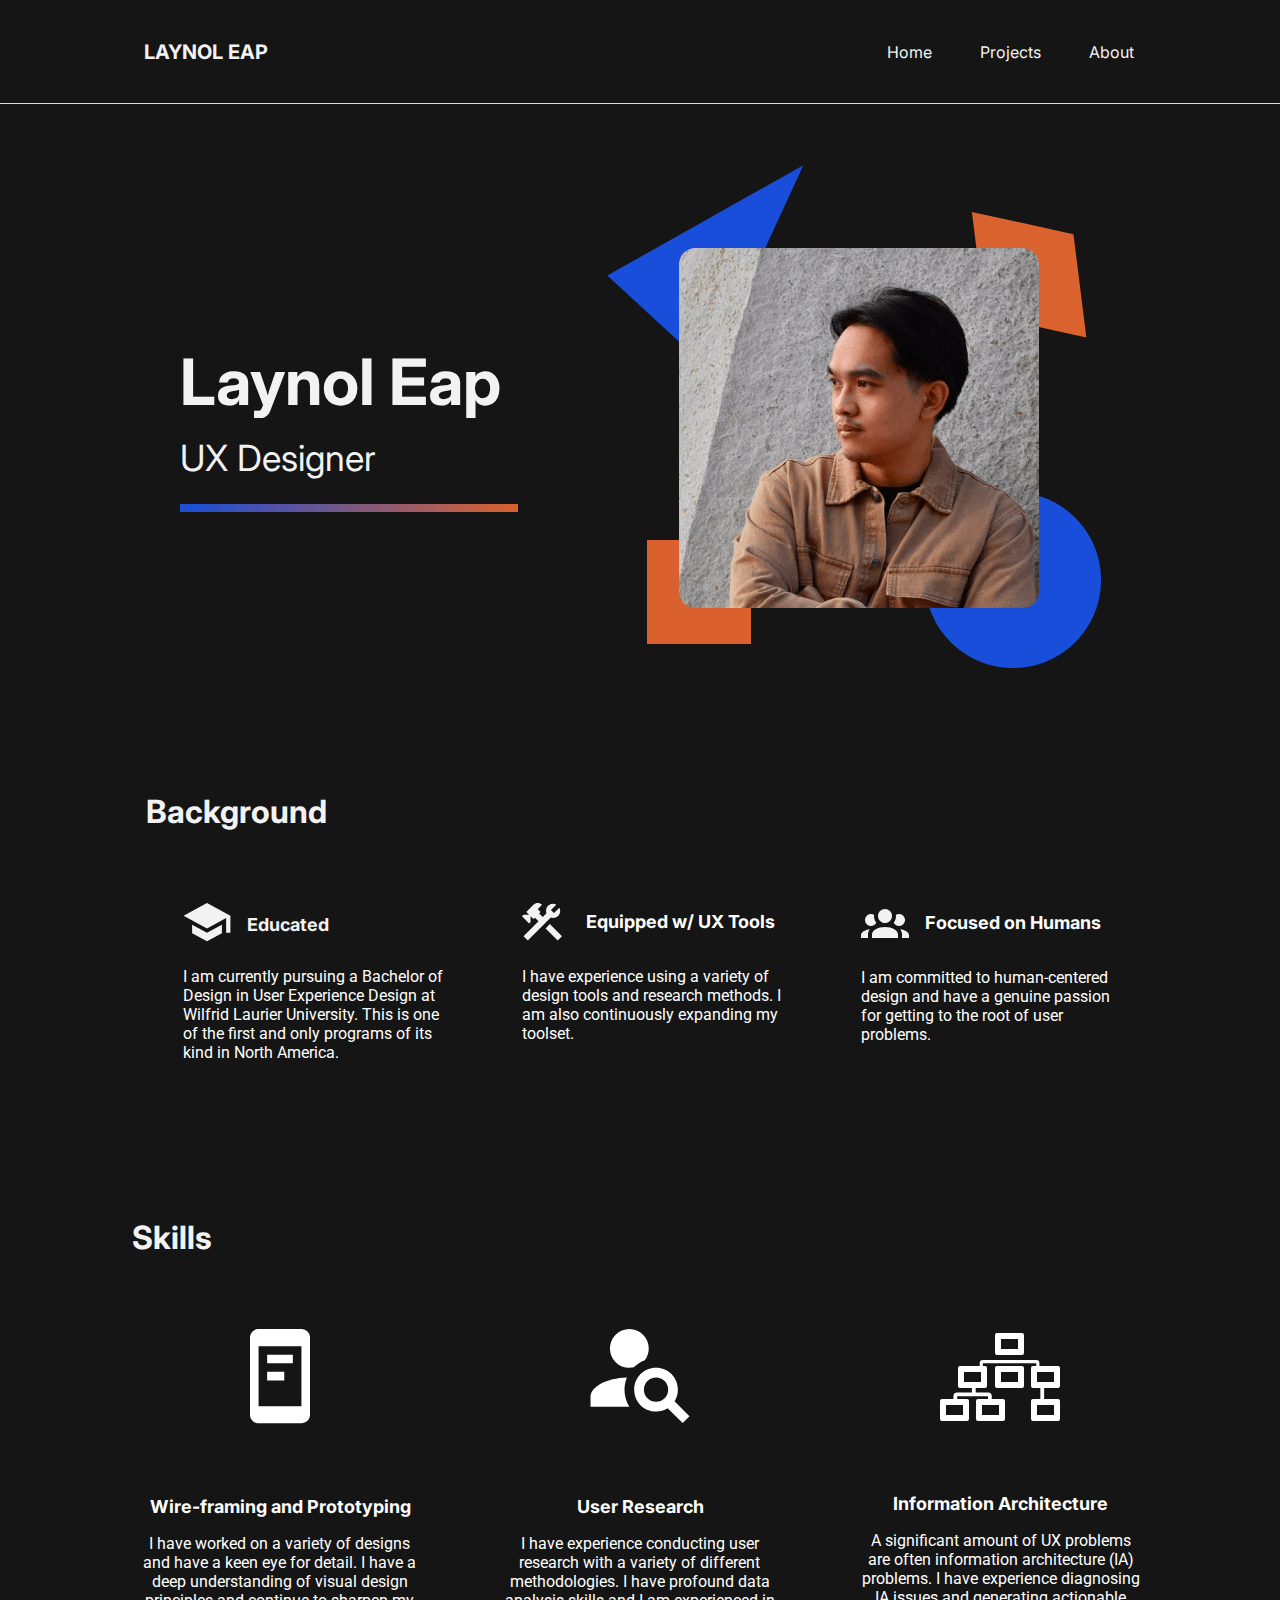
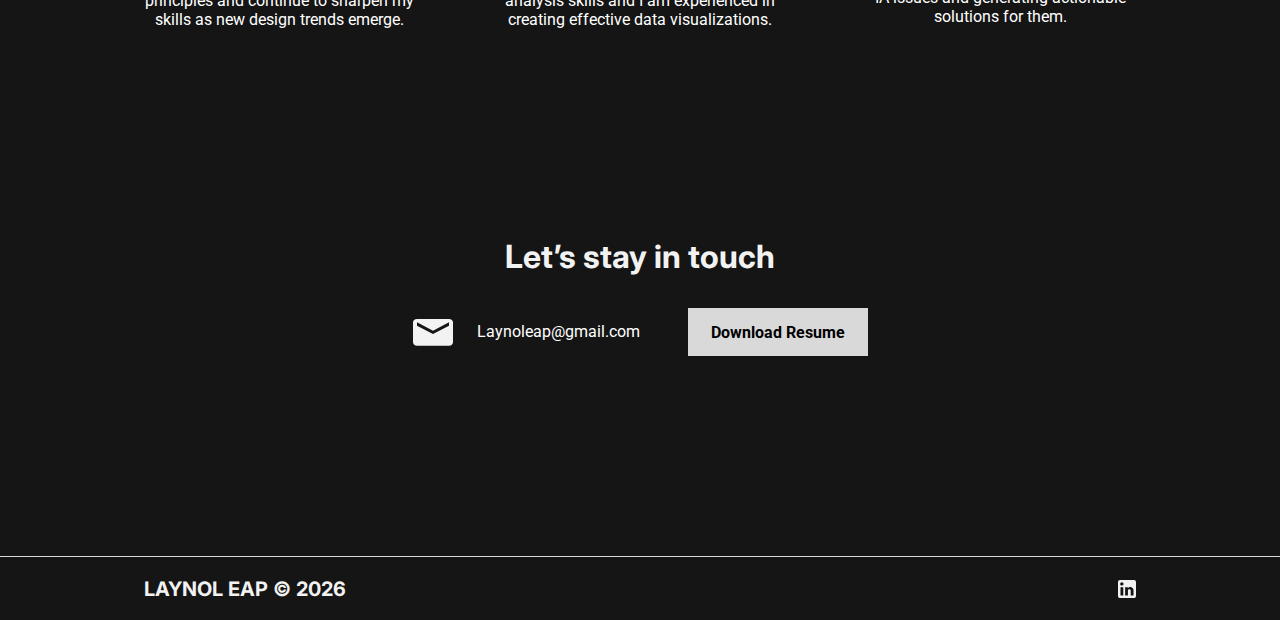
<file: index.html>
<!DOCTYPE html>
<html lang="english">
  <head>
    <script src="customelement.js"></script>
    <title>exported project</title>
    <meta name="viewport" content="width=device-width, initial-scale=1.0" />
    <meta charset="utf-8" />
    <meta property="twitter:card" content="summary_large_image" />

    <style data-tag="reset-style-sheet">
      html {  line-height: 1.15;}body {  margin: 0;}* {  box-sizing: border-box;  border-width: 0;  border-style: solid;}p,li,ul,pre,div,h1,h2,h3,h4,h5,h6,figure,blockquote,figcaption {  margin: 0;  padding: 0;}button {  background-color: transparent;}button,input,optgroup,select,textarea {  font-family: inherit;  font-size: 100%;  line-height: 1.15;  margin: 0;}button,select {  text-transform: none;}button,[type="button"],[type="reset"],[type="submit"] {  -webkit-appearance: button;}button::-moz-focus-inner,[type="button"]::-moz-focus-inner,[type="reset"]::-moz-focus-inner,[type="submit"]::-moz-focus-inner {  border-style: none;  padding: 0;}button:-moz-focus,[type="button"]:-moz-focus,[type="reset"]:-moz-focus,[type="submit"]:-moz-focus {  outline: 1px dotted ButtonText;}a {  color: inherit;  text-decoration: inherit;}input {  padding: 2px 4px;}img {  display: block;}html { scroll-behavior: smooth  }
    </style>
    <style data-tag="default-style-sheet">
      html {
        font-family: Inter;
        font-size: 16px;
      }

      body {
        font-weight: 400;
        font-style:normal;
        text-decoration: none;
        text-transform: none;
        letter-spacing: normal;
        line-height: 1.15;
        color: var(--dl-color-gray-black);
        background-color: var(--dl-color-gray-white);

      }
    </style>
    <link
      rel="stylesheet"
      href="https://fonts.googleapis.com/css2?family=Roboto:ital,wght@0,100;0,300;0,400;0,500;0,700;0,900;1,100;1,300;1,400;1,500;1,700;1,900&amp;display=swap"
      data-tag="font"
    />
    <link
      rel="stylesheet"
      href="https://fonts.googleapis.com/css2?family=Roboto:ital,wght@0,100;0,300;0,400;0,500;0,700;0,900;1,100;1,300;1,400;1,500;1,700;1,900&amp;display=swap"
      data-tag="font"
    />
    <link
      rel="stylesheet"
      href="https://fonts.googleapis.com/css2?family=Inter:wght@100;200;300;400;500;600;700;800;900&amp;display=swap"
      data-tag="font"
    />
    <link
      rel="stylesheet"
      href="https://fonts.googleapis.com/css2?family=Roboto:ital,wght@0,100;0,300;0,400;0,500;0,700;0,900;1,100;1,300;1,400;1,500;1,700;1,900&amp;display=swap"
      data-tag="font"
    />
    <link
      rel="stylesheet"
      href="https://fonts.googleapis.com/css2?family=Roboto:ital,wght@0,100;0,300;0,400;0,500;0,700;0,900;1,100;1,300;1,400;1,500;1,700;1,900&amp;display=swap"
      data-tag="font"
    />
    <link
      rel="stylesheet"
      href="https://fonts.googleapis.com/css2?family=Roboto:ital,wght@0,100;0,300;0,400;0,500;0,700;0,900;1,100;1,300;1,400;1,500;1,700;1,900&amp;display=swap"
      data-tag="font"
    />
    <link
      rel="stylesheet"
      href="https://fonts.googleapis.com/css2?family=Inter:wght@100;200;300;400;500;600;700;800;900&amp;display=swap"
      data-tag="font"
    />
    <link
      rel="stylesheet"
      href="https://fonts.googleapis.com/css2?family=Roboto:ital,wght@0,100;0,300;0,400;0,500;0,700;0,900;1,100;1,300;1,400;1,500;1,700;1,900&amp;display=swap"
      data-tag="font"
    />
    <link
      rel="stylesheet"
      href="https://fonts.googleapis.com/css2?family=Roboto:ital,wght@0,100;0,300;0,400;0,500;0,700;0,900;1,100;1,300;1,400;1,500;1,700;1,900&amp;display=swap"
      data-tag="font"
    />
    <link
      rel="stylesheet"
      href="https://fonts.googleapis.com/css2?family=Roboto:ital,wght@0,100;0,300;0,400;0,500;0,700;0,900;1,100;1,300;1,400;1,500;1,700;1,900&amp;display=swap"
      data-tag="font"
    />
    <link
      rel="stylesheet"
      href="https://fonts.googleapis.com/css2?family=Roboto:ital,wght@0,100;0,300;0,400;0,500;0,700;0,900;1,100;1,300;1,400;1,500;1,700;1,900&amp;display=swap"
      data-tag="font"
    />
    <link
      rel="stylesheet"
      href="https://fonts.googleapis.com/css2?family=Roboto:ital,wght@0,100;0,300;0,400;0,500;0,700;0,900;1,100;1,300;1,400;1,500;1,700;1,900&amp;display=swap"
      data-tag="font"
    />
    <link
      rel="stylesheet"
      href="https://fonts.googleapis.com/css2?family=Inter:wght@100;200;300;400;500;600;700;800;900&amp;display=swap"
      data-tag="font"
    />
    <link
      rel="stylesheet"
      href="https://fonts.googleapis.com/css2?family=Roboto:ital,wght@0,100;0,300;0,400;0,500;0,700;0,900;1,100;1,300;1,400;1,500;1,700;1,900&amp;display=swap"
      data-tag="font"
    />
    <link
      rel="stylesheet"
      href="https://fonts.googleapis.com/css2?family=Roboto:ital,wght@0,100;0,300;0,400;0,500;0,700;0,900;1,100;1,300;1,400;1,500;1,700;1,900&amp;display=swap"
      data-tag="font"
    />
    <link
      rel="stylesheet"
      href="https://fonts.googleapis.com/css2?family=Roboto:ital,wght@0,100;0,300;0,400;0,500;0,700;0,900;1,100;1,300;1,400;1,500;1,700;1,900&amp;display=swap"
      data-tag="font"
    />
    <link
      rel="stylesheet"
      href="https://fonts.googleapis.com/css2?family=Roboto:ital,wght@0,100;0,300;0,400;0,500;0,700;0,900;1,100;1,300;1,400;1,500;1,700;1,900&amp;display=swap"
      data-tag="font"
    />
    <link
      rel="stylesheet"
      href="https://fonts.googleapis.com/css2?family=Roboto:ital,wght@0,100;0,300;0,400;0,500;0,700;0,900;1,100;1,300;1,400;1,500;1,700;1,900&amp;display=swap"
      data-tag="font"
    />
    <link
      rel="stylesheet"
      href="https://fonts.googleapis.com/css2?family=Roboto:ital,wght@0,100;0,300;0,400;0,500;0,700;0,900;1,100;1,300;1,400;1,500;1,700;1,900&amp;display=swap"
      data-tag="font"
    />
    <link
      rel="stylesheet"
      href="https://fonts.googleapis.com/css2?family=Roboto:ital,wght@0,100;0,300;0,400;0,500;0,700;0,900;1,100;1,300;1,400;1,500;1,700;1,900&amp;display=swap"
      data-tag="font"
    />
    <link
      rel="stylesheet"
      href="https://fonts.googleapis.com/css2?family=Roboto:ital,wght@0,100;0,300;0,400;0,500;0,700;0,900;1,100;1,300;1,400;1,500;1,700;1,900&amp;display=swap"
      data-tag="font"
    />
    <link
      rel="stylesheet"
      href="https://fonts.googleapis.com/css2?family=Roboto:ital,wght@0,100;0,300;0,400;0,500;0,700;0,900;1,100;1,300;1,400;1,500;1,700;1,900&amp;display=swap"
      data-tag="font"
    />
  </head>
  <body>
    <link rel="stylesheet" href="./style.css" />
    <div>
      <link href="./index.css" rel="stylesheet" />

      <div class="home-container">
        <div class="home-container01">
          <div class="home-home">
            <div class="home-group50">
              <img
                alt="Rectangle146056"
                src="public/external/rectangle146056-gpkd-200h.png"
                class="home-rectangle14"
              />
            </div>
            <div class="home-container02">
              <div class="home-group27">
                <span class="home-text"><span><x-name></x-name></span></span>
                <span class="home-text02"><span>UX Designer</span></span>
                <img
                  alt="Rectangle11607"
                  src="public/external/rectangle11607-r3a9-200h.png"
                  class="home-rectangle11"
                />
              </div>
              <div class="home-container03">
                <img
                  alt="Polygon2609"
                  src="public/external/polygon2609-m4p6.svg"
                  class="home-polygon2"
                />
                <img
                  alt="Rectangle106010"
                  src="public/external/rectangle106010-on5q-200h.png"
                  class="home-rectangle10"
                />
                <img
                  alt="Polygon16011"
                  src="public/external/polygon16011-ycli.svg"
                  class="home-polygon1"
                />
                <img
                  alt="Ellipse26012"
                  src="public/external/ellipse26012-cbe-200h.png"
                  class="home-ellipse2"
                />
                <img
                  alt="IMAGE33C639F280D84AC39BA2E315AA0E3E2F1105c16013"
                  src="public/external/image33c639f280d84ac39ba2e315aa0e3e2f1105c16013-fcax-400h.png"
                  class="home-image33c639f280d84ac39ba2e315aa0e3e2f1105c1"
                />
              </div>
            </div>
            <div class="home-container04">
              <div class="home-container05">
                <div class="home-container06">
                  <div class="home-container07">
                    <span class="home-text04"><span>Educated</span></span>
                    <img
                      alt="Vector6021"
                      src="public/external/vector6021-yhy.svg"
                      class="home-vector"
                    />
                    <span class="home-text06">
                      <span>
                        I am currently pursuing a Bachelor of Design in User
                        Experience Design at Wilfrid Laurier University. This is
                        one of the first and only programs of its kind in North
                        America.
                      </span>
                    </span>
                  </div>
                </div>
                <div class="home-container08">
                  <div class="home-container09">
                    <span class="home-text08">
                      <span>
                        I have experience using a variety of design tools and
                        research methods. I am also continuously expanding my
                        toolset.
                      </span>
                    </span>
                    <span class="home-text10">
                      <span>Equipped w/ UX Tools</span>
                    </span>
                    <img
                      alt="Vector6029"
                      src="public/external/vector6029-1yl.svg"
                    />
                  </div>
                </div>
                <div class="home-container10">
                  <div class="home-container11">
                    <span class="home-text12">
                      <span>
                        I am committed to human-centered design and have a
                        genuine passion for getting to the root of user
                        problems.
                      </span>
                    </span>
                    <span class="home-text14">
                      <span>Focused on Humans</span>
                    </span>
                    <img
                      alt="Vector6039"
                      src="public/external/vector6039-emox.svg"
                    />
                  </div>
                </div>
              </div>
              <span class="home-text16"><span>Background</span></span>
            </div>

            <nav>
                    <div class="home-container12">
                    <div class="home-frame1">
                        <a href="index.html"><span class="home-text18"><span>Home</span></span></a>
                        <a href="projects.html"><span class="home-text20"><span>Projects</span></span></a>
                        <a href="about.html"><span class="home-text22"><span>About</span></span></a>
                    </div>
                        <a href="index.html"><span class="home-text24"><span>LAYNOL EAP</span></span></a>
                     </div>

            <div class="home-container13">
              <div class="home-container14">
                <div class="home-group47">
                  <div class="home-container15">
                    <span class="home-text26">
                      <span>
                        I have worked on a variety of designs and have a keen
                        eye for detail. I have a deep understanding of visual
                        design principles and continue to sharpen my skills as
                        new design trends emerge.
                      </span>
                    </span>
                    <span class="home-text28">
                      <span>Wire-framing and Prototyping</span>
                    </span>
                    <img
                      alt="Vector6021"
                      src="public/external/vector6021-x40l.svg"
                      style="margin-left: auto; margin-right: auto"
                    
                    />
                  </div>
                </div>
                <div class="home-group46">
                  <div class="home-container16">
                    <span class="home-text30">
                      <span>
                        I have experience conducting user research with a
                        variety of different methodologies. I have profound data
                        analysis skills and I am experienced in creating
                        effective data visualizations.
                      </span>
                    </span>
                    <span class="home-text32"><span>User Research</span></span>
                    <img
                      alt="Vector6021"
                      src="public/external/vector6021-u4si.svg"
                      class="home-vector4"
                    />
                  </div>
                </div>
                <div class="home-group45">
                  <div class="home-container17">
                    <span class="home-text34">
                      <span>
                        A significant amount of UX problems are often
                        information architecture (IA) problems. I have
                        experience diagnosing IA issues and generating
                        actionable solutions for them.
                      </span>
                    </span>
                    <span class="home-text36">
                      <span>Information Architecture</span>
                    </span>
                    <div class="home-group43">
                      <img
                        alt="Rectangle176021"
                        src="public/external/rectangle176021-jgp-200h.png"
                        class="home-rectangle17"
                      />
                      <img
                        alt="Rectangle206022"
                        src="public/external/rectangle206022-1xhp-200h.png"
                        class="home-rectangle20"
                      />
                      <img
                        alt="Rectangle216022"
                        src="public/external/rectangle216022-6x4f-200h.png"
                        class="home-rectangle21"
                      />
                      <img
                        alt="Rectangle236022"
                        src="public/external/rectangle236022-i6us-200h.png"
                        class="home-rectangle23"
                      />
                      <img
                        alt="Rectangle186022"
                        src="public/external/rectangle186022-m82l-200h.png"
                        class="home-rectangle18"
                      />
                      <img
                        alt="Rectangle226022"
                        src="public/external/rectangle226022-vvoe-200h.png"
                        class="home-rectangle22"
                      />
                      <img
                        alt="Rectangle196022"
                        src="public/external/rectangle196022-42e-200h.png"
                        class="home-rectangle19"
                      />
                      <img
                        alt="Vector16022"
                        src="public/external/vector16022-shyg.svg"
                        class="home-vector1"
                      />
                      <img
                        alt="Vector26023"
                        src="public/external/vector26023-qh55.svg"
                        class="home-vector2"
                      />
                      <img
                        alt="Vector36023"
                        src="public/external/vector36023-udad.svg"
                        class="home-vector3"
                      />
                    </div>
                  </div>
                </div>
              </div>
              <span class="home-text38"><span>Skills</span></span>
            </div>
            <span class="home-text40"><span>Let’s stay in touch</span></span>
            <div class="home-container18">
              <img
                alt="Vector6226"
                src="public/external/vector6226-99k6.svg"
                class="home-vector5"
              />
              <span class="home-text42"><span>Laynoleap@gmail.com</span></span>
              <div class="home-group14">
                <span class="home-text44"><span>Download Resume</span></span>
              </div>
            </div>

                <footer>
                    <div class="home-group18"></div>
                    <div class="home-container19">
                    <a href="index.html">
                        <span class="home-text46"><span>LAYNOL EAP &copy <x-footeryear></x-footeryear> </span></span>
                    </a>
                    <img
                        alt="Vector6061"
                        src="public/external/vector6061-absq.svg"
                        class="home-vector6"
                    />
                    </div>
                    </footer>
            </div>
        </div>
      </div>
    </div>
  </body>
</html>
</file>
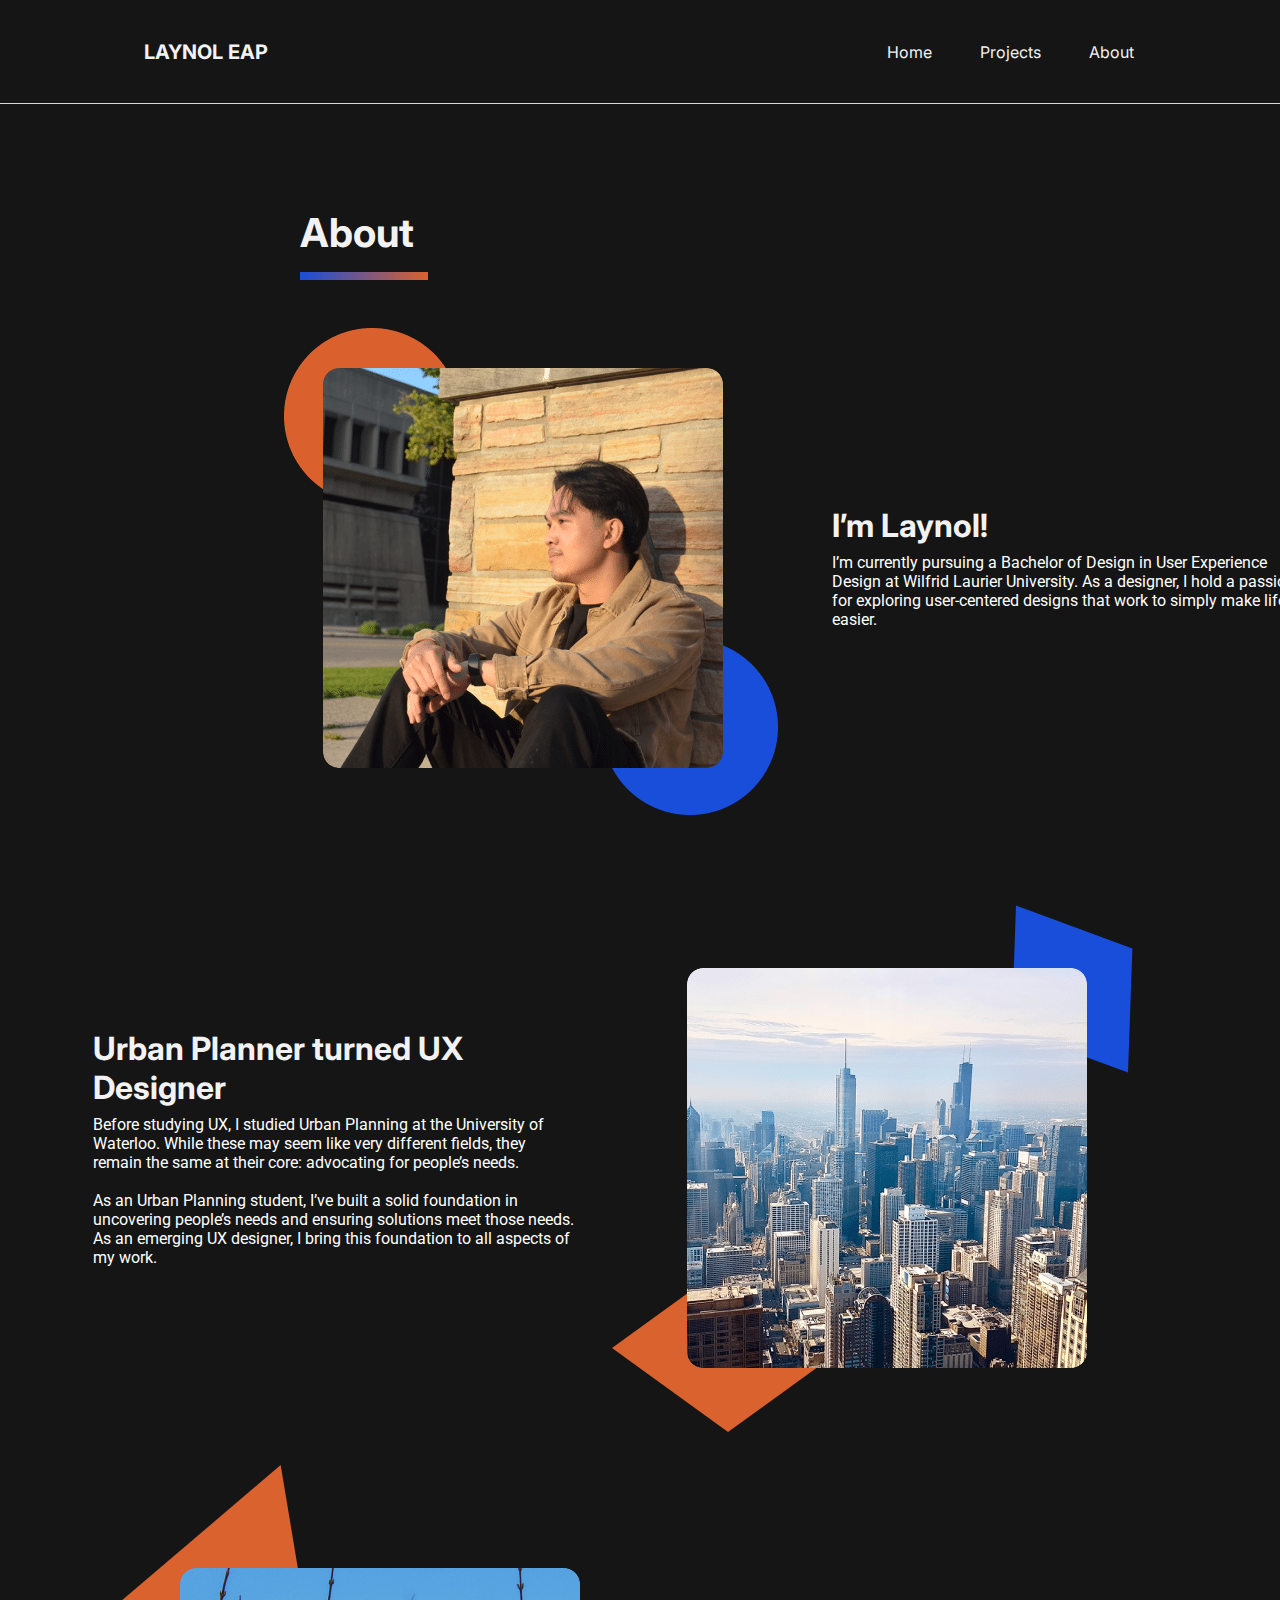
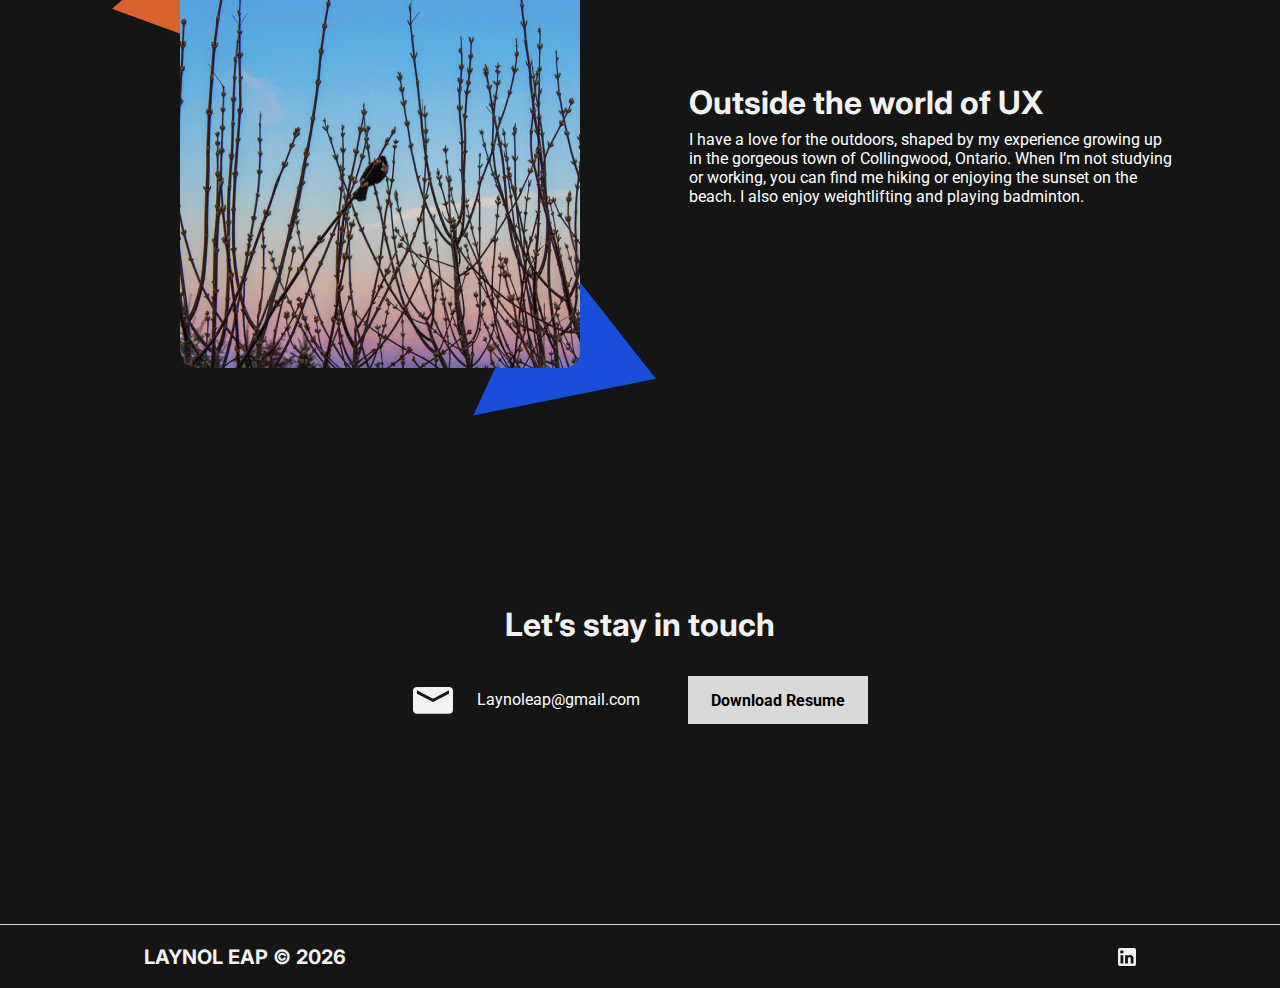
<file: about.html>
<!DOCTYPE html>
<html lang="english">
  <head>
    <script src="customelement.js"></script>
    <title>exported project</title>
    <meta name="viewport" content="width=device-width, initial-scale=1.0" />
    <meta charset="utf-8" />
    <meta property="twitter:card" content="summary_large_image" />

    <style data-tag="reset-style-sheet">
      html {  line-height: 1.15;}body {  margin: 0;}* {  box-sizing: border-box;  border-width: 0;  border-style: solid;}p,li,ul,pre,div,h1,h2,h3,h4,h5,h6,figure,blockquote,figcaption {  margin: 0;  padding: 0;}button {  background-color: transparent;}button,input,optgroup,select,textarea {  font-family: inherit;  font-size: 100%;  line-height: 1.15;  margin: 0;}button,select {  text-transform: none;}button,[type="button"],[type="reset"],[type="submit"] {  -webkit-appearance: button;}button::-moz-focus-inner,[type="button"]::-moz-focus-inner,[type="reset"]::-moz-focus-inner,[type="submit"]::-moz-focus-inner {  border-style: none;  padding: 0;}button:-moz-focus,[type="button"]:-moz-focus,[type="reset"]:-moz-focus,[type="submit"]:-moz-focus {  outline: 1px dotted ButtonText;}a {  color: inherit;  text-decoration: inherit;}input {  padding: 2px 4px;}img {  display: block;}html { scroll-behavior: smooth  }
    </style>
    <style data-tag="default-style-sheet">
      html {
        font-family: Inter;
        font-size: 16px;
      }

      body {
        font-weight: 400;
        font-style:normal;
        text-decoration: none;
        text-transform: none;
        letter-spacing: normal;
        line-height: 1.15;
        color: var(--dl-color-gray-black);
        background-color: var(--dl-color-gray-white);

      }
    </style>
    <link
      rel="stylesheet"
      href="https://fonts.googleapis.com/css2?family=Roboto:ital,wght@0,100;0,300;0,400;0,500;0,700;0,900;1,100;1,300;1,400;1,500;1,700;1,900&amp;display=swap"
      data-tag="font"
    />
    <link
      rel="stylesheet"
      href="https://fonts.googleapis.com/css2?family=Roboto:ital,wght@0,100;0,300;0,400;0,500;0,700;0,900;1,100;1,300;1,400;1,500;1,700;1,900&amp;display=swap"
      data-tag="font"
    />
    <link
      rel="stylesheet"
      href="https://fonts.googleapis.com/css2?family=Inter:wght@100;200;300;400;500;600;700;800;900&amp;display=swap"
      data-tag="font"
    />
    <link
      rel="stylesheet"
      href="https://fonts.googleapis.com/css2?family=Roboto:ital,wght@0,100;0,300;0,400;0,500;0,700;0,900;1,100;1,300;1,400;1,500;1,700;1,900&amp;display=swap"
      data-tag="font"
    />
    <link
      rel="stylesheet"
      href="https://fonts.googleapis.com/css2?family=Roboto:ital,wght@0,100;0,300;0,400;0,500;0,700;0,900;1,100;1,300;1,400;1,500;1,700;1,900&amp;display=swap"
      data-tag="font"
    />
    <link
      rel="stylesheet"
      href="https://fonts.googleapis.com/css2?family=Roboto:ital,wght@0,100;0,300;0,400;0,500;0,700;0,900;1,100;1,300;1,400;1,500;1,700;1,900&amp;display=swap"
      data-tag="font"
    />
    <link
      rel="stylesheet"
      href="https://fonts.googleapis.com/css2?family=Inter:wght@100;200;300;400;500;600;700;800;900&amp;display=swap"
      data-tag="font"
    />
    <link
      rel="stylesheet"
      href="https://fonts.googleapis.com/css2?family=Roboto:ital,wght@0,100;0,300;0,400;0,500;0,700;0,900;1,100;1,300;1,400;1,500;1,700;1,900&amp;display=swap"
      data-tag="font"
    />
    <link
      rel="stylesheet"
      href="https://fonts.googleapis.com/css2?family=Roboto:ital,wght@0,100;0,300;0,400;0,500;0,700;0,900;1,100;1,300;1,400;1,500;1,700;1,900&amp;display=swap"
      data-tag="font"
    />
    <link
      rel="stylesheet"
      href="https://fonts.googleapis.com/css2?family=Roboto:ital,wght@0,100;0,300;0,400;0,500;0,700;0,900;1,100;1,300;1,400;1,500;1,700;1,900&amp;display=swap"
      data-tag="font"
    />
    <link
      rel="stylesheet"
      href="https://fonts.googleapis.com/css2?family=Roboto:ital,wght@0,100;0,300;0,400;0,500;0,700;0,900;1,100;1,300;1,400;1,500;1,700;1,900&amp;display=swap"
      data-tag="font"
    />
    <link
      rel="stylesheet"
      href="https://fonts.googleapis.com/css2?family=Roboto:ital,wght@0,100;0,300;0,400;0,500;0,700;0,900;1,100;1,300;1,400;1,500;1,700;1,900&amp;display=swap"
      data-tag="font"
    />
    <link
      rel="stylesheet"
      href="https://fonts.googleapis.com/css2?family=Inter:wght@100;200;300;400;500;600;700;800;900&amp;display=swap"
      data-tag="font"
    />
    <link
      rel="stylesheet"
      href="https://fonts.googleapis.com/css2?family=Roboto:ital,wght@0,100;0,300;0,400;0,500;0,700;0,900;1,100;1,300;1,400;1,500;1,700;1,900&amp;display=swap"
      data-tag="font"
    />
    <link
      rel="stylesheet"
      href="https://fonts.googleapis.com/css2?family=Roboto:ital,wght@0,100;0,300;0,400;0,500;0,700;0,900;1,100;1,300;1,400;1,500;1,700;1,900&amp;display=swap"
      data-tag="font"
    />
    <link
      rel="stylesheet"
      href="https://fonts.googleapis.com/css2?family=Roboto:ital,wght@0,100;0,300;0,400;0,500;0,700;0,900;1,100;1,300;1,400;1,500;1,700;1,900&amp;display=swap"
      data-tag="font"
    />
    <link
      rel="stylesheet"
      href="https://fonts.googleapis.com/css2?family=Roboto:ital,wght@0,100;0,300;0,400;0,500;0,700;0,900;1,100;1,300;1,400;1,500;1,700;1,900&amp;display=swap"
      data-tag="font"
    />
    <link
      rel="stylesheet"
      href="https://fonts.googleapis.com/css2?family=Roboto:ital,wght@0,100;0,300;0,400;0,500;0,700;0,900;1,100;1,300;1,400;1,500;1,700;1,900&amp;display=swap"
      data-tag="font"
    />
    <link
      rel="stylesheet"
      href="https://fonts.googleapis.com/css2?family=Roboto:ital,wght@0,100;0,300;0,400;0,500;0,700;0,900;1,100;1,300;1,400;1,500;1,700;1,900&amp;display=swap"
      data-tag="font"
    />
    <link
      rel="stylesheet"
      href="https://fonts.googleapis.com/css2?family=Roboto:ital,wght@0,100;0,300;0,400;0,500;0,700;0,900;1,100;1,300;1,400;1,500;1,700;1,900&amp;display=swap"
      data-tag="font"
    />
    <link
      rel="stylesheet"
      href="https://fonts.googleapis.com/css2?family=Roboto:ital,wght@0,100;0,300;0,400;0,500;0,700;0,900;1,100;1,300;1,400;1,500;1,700;1,900&amp;display=swap"
      data-tag="font"
    />
    <link
      rel="stylesheet"
      href="https://fonts.googleapis.com/css2?family=Roboto:ital,wght@0,100;0,300;0,400;0,500;0,700;0,900;1,100;1,300;1,400;1,500;1,700;1,900&amp;display=swap"
      data-tag="font"
    />
  </head>
  <body>
    <link rel="stylesheet" href="./style.css" />
    <div>
      <link href="./about.css" rel="stylesheet" />

      <div class="about-container">
        <div class="about-about">
          <div class="about-group51">
            <img
              alt="Rectangle146012"
              src="public/external/rectangle146012-rncv-200h.png"
              class="about-rectangle14"
            />
          </div>
          <div class="about-container01">
            <div class="about-container02">
              <img
                alt="Polygon36010"
                src="public/external/polygon36010-eld.svg"
                class="about-polygon3"
              />
              <img
                alt="Polygon46011"
                src="public/external/polygon46011-9j91.svg"
                class="about-polygon4"
              />
              <img
                alt="IMAGE0DD11683FE7F4F10BF3FCE659ADF80AA1105c16014"
                src="public/external/image0dd11683fe7f4f10bf3fce659adf80aa1105c16014-30mbf-400h.png"
                class="about-image0dd11683fe7f4f10bf3fce659adf80aa1105c1"
              />
            </div>
            <div class="about-group29">
              <span class="about-text">
                <span>
                  <span>
                    Before studying UX, I studied Urban Planning at the
                    University of Waterloo. While these may seem like very
                    different fields, they remain the same at their core:
                    advocating for people’s needs.
                  </span>
                  <br />
                  <span></span>
                  <br />
                  <span>
                    As an Urban Planning student, I’ve built a solid foundation
                    in uncovering people’s needs and ensuring solutions meet
                    those needs. As an emerging UX designer, I bring this
                    foundation to all aspects of my work.
                  </span>
                </span>
              </span>
              <span class="about-text07">
                <span>Urban Planner turned UX Designer</span>
              </span>
            </div>
          </div>
          <div class="about-container03">
            <div class="about-container04">
              <img
                alt="Polygon56011"
                src="public/external/polygon56011-lcll.svg"
                class="about-polygon5"
              />
              <img
                alt="Polygon66011"
                src="public/external/polygon66011-x7k4.svg"
                class="about-polygon6"
              />
              <img
                alt="D74BBCC67EB14B88ADD717D3E99B43AC1105c16014"
                src="public/external/d74bbcc67eb14b88add717d3e99b43ac1105c16014-0x5o-400h.png"
                class="about-d74bbcc67eb14b88add717d3e99b43ac1105c1"
              />
            </div>
            <div class="about-group30">
              <span class="about-text09">
                <span>
                  I have a love for the outdoors, shaped by my experience
                  growing up in the gorgeous town of Collingwood, Ontario. When
                  I’m not studying or working, you can find me hiking or
                  enjoying the sunset on the beach. I also enjoy weightlifting
                  and playing badminton.
                </span>
              </span>
              <span class="about-text11">
                <span>Outside the world of UX</span>
              </span>
            </div>
          </div>
          <div class="about-container05">
            <div class="about-container06">
              <div class="about-container07">
                <img
                  alt="Ellipse26011"
                  src="public/external/ellipse26011-t4m-200h.png"
                  class="about-ellipse2"
                />
                <img
                  alt="Ellipse36011"
                  src="public/external/ellipse36011-xfi-200h.png"
                  class="about-ellipse3"
                />
                <img
                  alt="CA51F8B5C8BB4F4781C6CC6997CF4CE61105c16013"
                  src="public/external/ca51f8b5c8bb4f4781c6cc6997cf4ce61105c16013-0zqia-400h.png"
                  class="about-ca51f8b5c8bb4f4781c6cc6997cf4ce61105c1"
                />
              </div>
              <div class="about-container08">
                <span class="about-text13">
                  <span>
                    I’m currently pursuing a Bachelor of Design in User
                    Experience Design at Wilfrid Laurier University. As a
                    designer, I hold a passion for exploring user-centered
                    designs that work to simply make life easier.
                  </span>
                </span>
                <span class="about-text15"><span>I’m Laynol!</span></span>
              </div>
            </div>
            <div class="about-container09">
              <span class="about-text17"><span>About</span></span>
              <img
                alt="Rectangle116013"
                src="public/external/rectangle116013-qn6u-200h.png"
                class="about-rectangle11"
              />
            </div>
          </div>

            <nav>
                <div class="about-container10">
                    <div class="about-frame1">
                    <a href="index.html"><span class="about-text19"><span>Home</span></span></a>
                    <a href="projects.html"><span class="about-text21"><span>Projects</span></span></a>
                    <a href="about.html"><span class="about-text23"><span>About</span></span></a>
                    </div>
                        <a href="index.html"><span class="about-text25"><span>LAYNOL EAP</span></span></a>
                    </div>
            </nav>

            <footer>   
                <div class="about-group18"></div>
                <div class="about-container11">
                    <a href="index.html">
                        <span class="about-text27"><span>LAYNOL EAP &copy <x-footeryear></x-footeryear></span></span>
                    </a>
                    <img
                    alt="Vector6012"
                    src="public/external/vector6012-c8rr.svg"
                    class="about-vector"
                    />
                </div>
            </footer>

          <span class="about-text29"><span>Let’s stay in touch</span></span>
          <div class="about-container12">
            <div class="about-container13">
              <img
                alt="Vector6018"
                src="public/external/vector6018-w59t.svg"
                class="about-vector1"
              />
              <span class="about-text31"><span>Laynoleap@gmail.com</span></span>
            </div>
            <div class="about-group14">
              <span class="about-text33"><span>Download Resume</span></span>
            </div>
          </div>
        </div>
      </div>
    </div>
  </body>
</html>
</file>
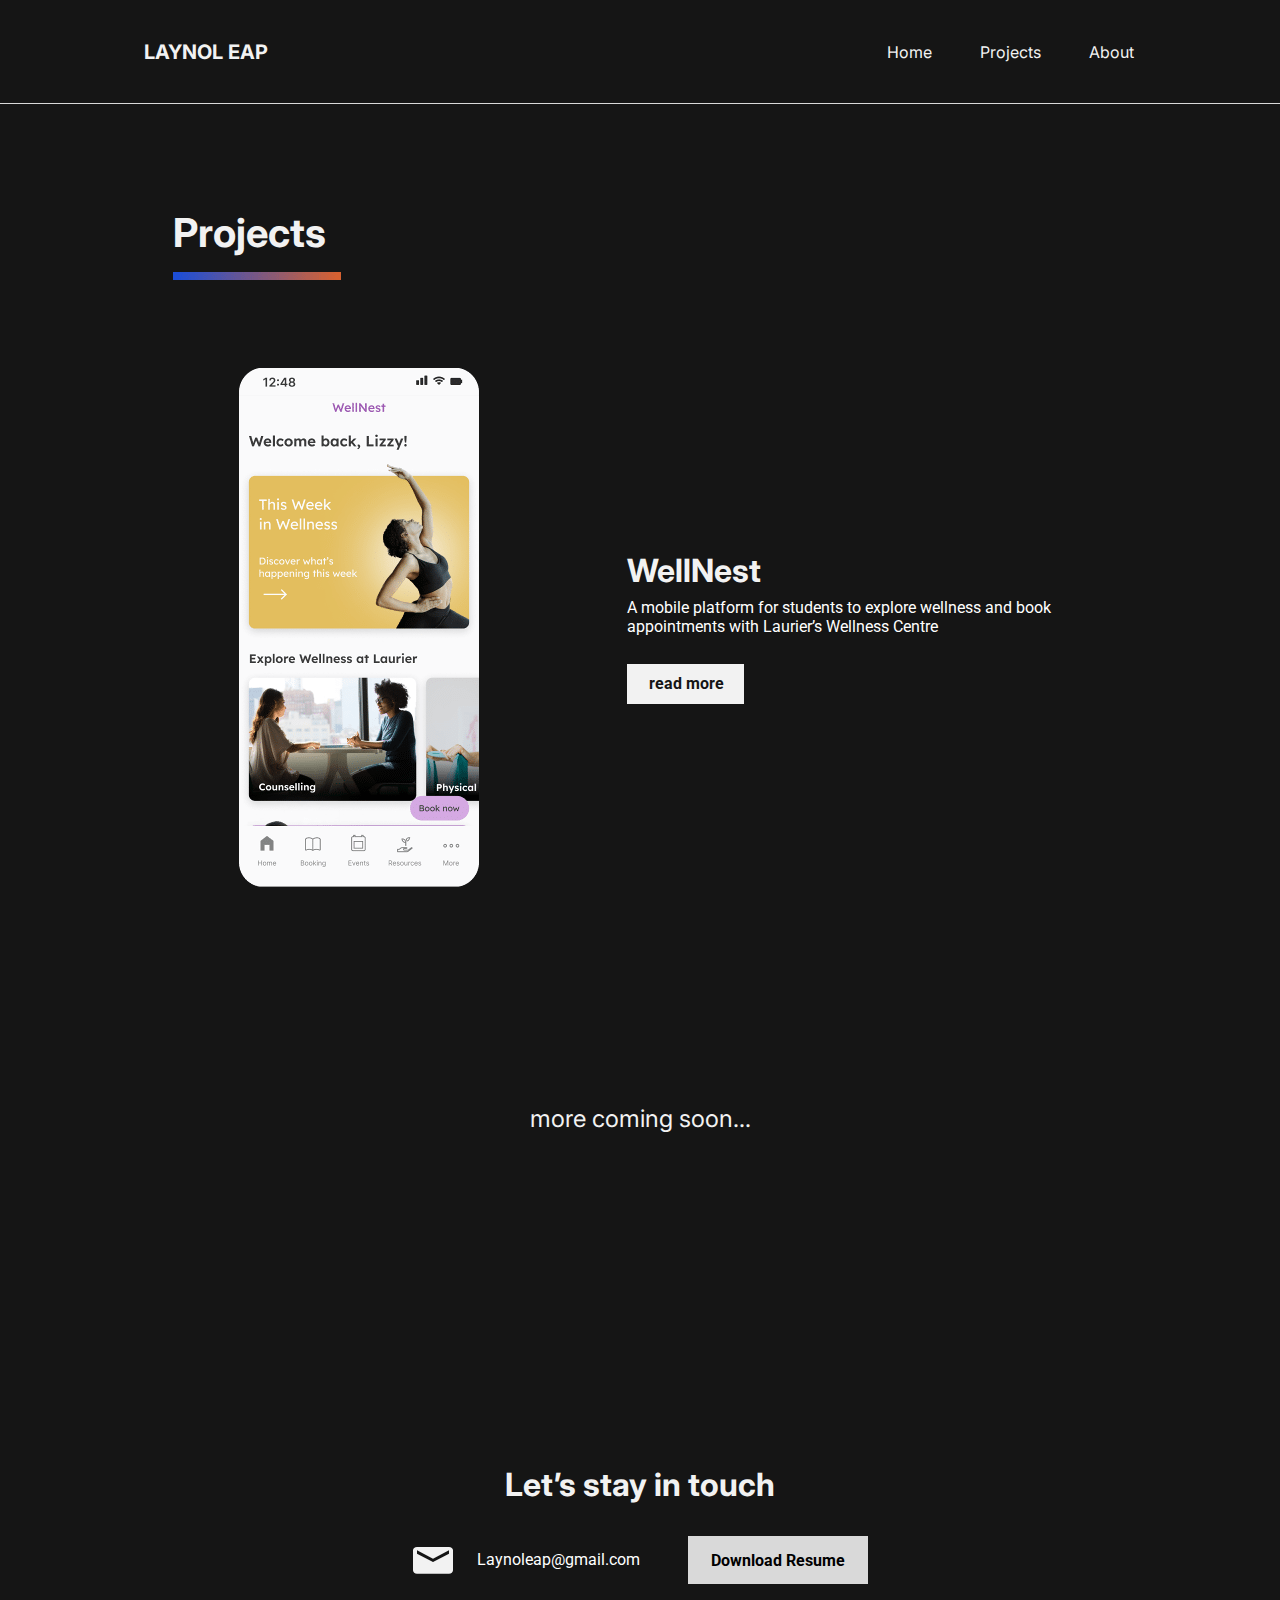
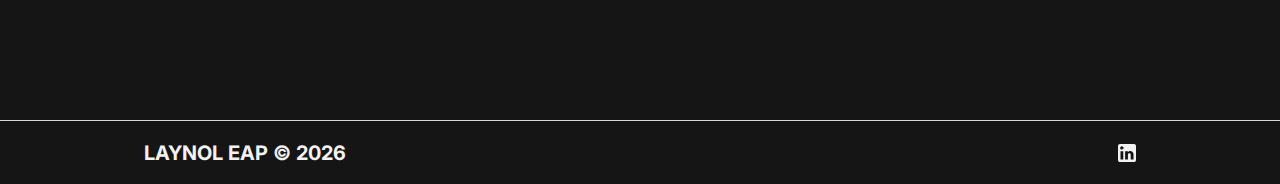
<file: projects.html>
<!DOCTYPE html>
<html lang="english">
  <head>
    <script src="customelement.js"></script>
    <title>exported project</title>
    <meta name="viewport" content="width=device-width, initial-scale=1.0" />
    <meta charset="utf-8" />
    <meta property="twitter:card" content="summary_large_image" />

    <style data-tag="reset-style-sheet">
      html {  line-height: 1.15;}body {  margin: 0;}* {  box-sizing: border-box;  border-width: 0;  border-style: solid;}p,li,ul,pre,div,h1,h2,h3,h4,h5,h6,figure,blockquote,figcaption {  margin: 0;  padding: 0;}button {  background-color: transparent;}button,input,optgroup,select,textarea {  font-family: inherit;  font-size: 100%;  line-height: 1.15;  margin: 0;}button,select {  text-transform: none;}button,[type="button"],[type="reset"],[type="submit"] {  -webkit-appearance: button;}button::-moz-focus-inner,[type="button"]::-moz-focus-inner,[type="reset"]::-moz-focus-inner,[type="submit"]::-moz-focus-inner {  border-style: none;  padding: 0;}button:-moz-focus,[type="button"]:-moz-focus,[type="reset"]:-moz-focus,[type="submit"]:-moz-focus {  outline: 1px dotted ButtonText;}a {  color: inherit;  text-decoration: inherit;}input {  padding: 2px 4px;}img {  display: block;}html { scroll-behavior: smooth  }
    </style>
    <style data-tag="default-style-sheet">
      html {
        font-family: Inter;
        font-size: 16px;
      }

      body {
        font-weight: 400;
        font-style:normal;
        text-decoration: none;
        text-transform: none;
        letter-spacing: normal;
        line-height: 1.15;
        color: var(--dl-color-gray-black);
        background-color: var(--dl-color-gray-white);

      }
    </style>
    <link
      rel="stylesheet"
      href="https://fonts.googleapis.com/css2?family=Roboto:ital,wght@0,100;0,300;0,400;0,500;0,700;0,900;1,100;1,300;1,400;1,500;1,700;1,900&amp;display=swap"
      data-tag="font"
    />
    <link
      rel="stylesheet"
      href="https://fonts.googleapis.com/css2?family=Roboto:ital,wght@0,100;0,300;0,400;0,500;0,700;0,900;1,100;1,300;1,400;1,500;1,700;1,900&amp;display=swap"
      data-tag="font"
    />
    <link
      rel="stylesheet"
      href="https://fonts.googleapis.com/css2?family=Inter:wght@100;200;300;400;500;600;700;800;900&amp;display=swap"
      data-tag="font"
    />
    <link
      rel="stylesheet"
      href="https://fonts.googleapis.com/css2?family=Roboto:ital,wght@0,100;0,300;0,400;0,500;0,700;0,900;1,100;1,300;1,400;1,500;1,700;1,900&amp;display=swap"
      data-tag="font"
    />
    <link
      rel="stylesheet"
      href="https://fonts.googleapis.com/css2?family=Roboto:ital,wght@0,100;0,300;0,400;0,500;0,700;0,900;1,100;1,300;1,400;1,500;1,700;1,900&amp;display=swap"
      data-tag="font"
    />
    <link
      rel="stylesheet"
      href="https://fonts.googleapis.com/css2?family=Roboto:ital,wght@0,100;0,300;0,400;0,500;0,700;0,900;1,100;1,300;1,400;1,500;1,700;1,900&amp;display=swap"
      data-tag="font"
    />
    <link
      rel="stylesheet"
      href="https://fonts.googleapis.com/css2?family=Inter:wght@100;200;300;400;500;600;700;800;900&amp;display=swap"
      data-tag="font"
    />
    <link
      rel="stylesheet"
      href="https://fonts.googleapis.com/css2?family=Roboto:ital,wght@0,100;0,300;0,400;0,500;0,700;0,900;1,100;1,300;1,400;1,500;1,700;1,900&amp;display=swap"
      data-tag="font"
    />
    <link
      rel="stylesheet"
      href="https://fonts.googleapis.com/css2?family=Roboto:ital,wght@0,100;0,300;0,400;0,500;0,700;0,900;1,100;1,300;1,400;1,500;1,700;1,900&amp;display=swap"
      data-tag="font"
    />
    <link
      rel="stylesheet"
      href="https://fonts.googleapis.com/css2?family=Roboto:ital,wght@0,100;0,300;0,400;0,500;0,700;0,900;1,100;1,300;1,400;1,500;1,700;1,900&amp;display=swap"
      data-tag="font"
    />
    <link
      rel="stylesheet"
      href="https://fonts.googleapis.com/css2?family=Roboto:ital,wght@0,100;0,300;0,400;0,500;0,700;0,900;1,100;1,300;1,400;1,500;1,700;1,900&amp;display=swap"
      data-tag="font"
    />
    <link
      rel="stylesheet"
      href="https://fonts.googleapis.com/css2?family=Roboto:ital,wght@0,100;0,300;0,400;0,500;0,700;0,900;1,100;1,300;1,400;1,500;1,700;1,900&amp;display=swap"
      data-tag="font"
    />
    <link
      rel="stylesheet"
      href="https://fonts.googleapis.com/css2?family=Inter:wght@100;200;300;400;500;600;700;800;900&amp;display=swap"
      data-tag="font"
    />
    <link
      rel="stylesheet"
      href="https://fonts.googleapis.com/css2?family=Roboto:ital,wght@0,100;0,300;0,400;0,500;0,700;0,900;1,100;1,300;1,400;1,500;1,700;1,900&amp;display=swap"
      data-tag="font"
    />
    <link
      rel="stylesheet"
      href="https://fonts.googleapis.com/css2?family=Roboto:ital,wght@0,100;0,300;0,400;0,500;0,700;0,900;1,100;1,300;1,400;1,500;1,700;1,900&amp;display=swap"
      data-tag="font"
    />
    <link
      rel="stylesheet"
      href="https://fonts.googleapis.com/css2?family=Roboto:ital,wght@0,100;0,300;0,400;0,500;0,700;0,900;1,100;1,300;1,400;1,500;1,700;1,900&amp;display=swap"
      data-tag="font"
    />
    <link
      rel="stylesheet"
      href="https://fonts.googleapis.com/css2?family=Roboto:ital,wght@0,100;0,300;0,400;0,500;0,700;0,900;1,100;1,300;1,400;1,500;1,700;1,900&amp;display=swap"
      data-tag="font"
    />
    <link
      rel="stylesheet"
      href="https://fonts.googleapis.com/css2?family=Roboto:ital,wght@0,100;0,300;0,400;0,500;0,700;0,900;1,100;1,300;1,400;1,500;1,700;1,900&amp;display=swap"
      data-tag="font"
    />
    <link
      rel="stylesheet"
      href="https://fonts.googleapis.com/css2?family=Roboto:ital,wght@0,100;0,300;0,400;0,500;0,700;0,900;1,100;1,300;1,400;1,500;1,700;1,900&amp;display=swap"
      data-tag="font"
    />
    <link
      rel="stylesheet"
      href="https://fonts.googleapis.com/css2?family=Roboto:ital,wght@0,100;0,300;0,400;0,500;0,700;0,900;1,100;1,300;1,400;1,500;1,700;1,900&amp;display=swap"
      data-tag="font"
    />
    <link
      rel="stylesheet"
      href="https://fonts.googleapis.com/css2?family=Roboto:ital,wght@0,100;0,300;0,400;0,500;0,700;0,900;1,100;1,300;1,400;1,500;1,700;1,900&amp;display=swap"
      data-tag="font"
    />
    <link
      rel="stylesheet"
      href="https://fonts.googleapis.com/css2?family=Roboto:ital,wght@0,100;0,300;0,400;0,500;0,700;0,900;1,100;1,300;1,400;1,500;1,700;1,900&amp;display=swap"
      data-tag="font"
    />
  </head>
  <body>
    <link rel="stylesheet" href="./style.css" />
    <div>
      <link href="./projects.css" rel="stylesheet" />

      <div class="projects-container">
        <div class="projects-projects">
          <div class="projects-group48">
            <img
              alt="Rectangle146073"
              src="public/external/rectangle146073-9kul-200h.png"
              class="projects-rectangle14"
            />
          </div>

            <nav>
                <div class="projects-container1">
                    <div class="projects-frame1">
                    <a href="index.html"><span class="projects-text"><span>Home</span></span></a>
                    <a href="projects.html"><span class="projects-text02"><span>Projects</span></span></a>
                    <a href="about.html"><span class="projects-text04"><span>About</span></span></a>
                    </div>
                    <a href="index.html"><span class="projects-text06"><span>LAYNOL EAP</span></span></a>
                </div>
            </nav>


            <footer>
                <div class="projects-group18"></div>
                <div class="projects-container2">
                    <a href="index.html">
                        <span class="projects-text08"><span>LAYNOL EAP &copy <x-footeryear></x-footeryear></span></span>
                    </a>
                    <img
                    alt="Vector6078"
                    src="public/external/vector6078-l8me.svg"
                    class="projects-vector"
                    />
                </div>
            </footer>

          <div class="projects-container3">
            <div class="projects-group24">
              <span class="projects-text10"><span>Projects</span></span>
              <img
                alt="Rectangle116081"
                src="public/external/rectangle116081-gvq7-200h.png"
                class="projects-rectangle11"
              />
            </div>
            <div class="projects-container4">
              <img
                alt="HomepageMockup16082"
                src="public/external/homepagemockup16082-7rp-300w.png"
                class="projects-homepage-mockup1"
              />
              <div class="projects-group23">
                <span class="projects-text12"><span>WellNest</span></span>
                <span class="projects-text14">
                  <span>
                    A mobile platform for students to explore wellness and book
                    appointments with Laurier’s Wellness Centre
                  </span>
                </span>

                <button>
                    <a href="under-construction.html">
                        <div class="projects-group22">
                        <span class="projects-text16"><span>read more</span></span>
                        </div>
                    </a>
                </button>

              </div>
            </div>
          </div>
          <span class="projects-text18"><span>more coming soon...</span></span>
          <span class="projects-text20"><span>Let’s stay in touch</span></span>
          <div class="projects-container5">
            <div class="projects-container6">
              <img
                alt="Vector6015"
                src="public/external/vector6015-i17.svg"
                class="projects-vector1"
              />
              <span class="projects-text22">
                <span>Laynoleap@gmail.com</span>
              </span>
            </div>
            <div class="projects-group14">
              <span class="projects-text24"><span>Download Resume</span></span>
            </div>
          </div>
        </div>
      </div>
    </div>
  </body>
</html>
</file>
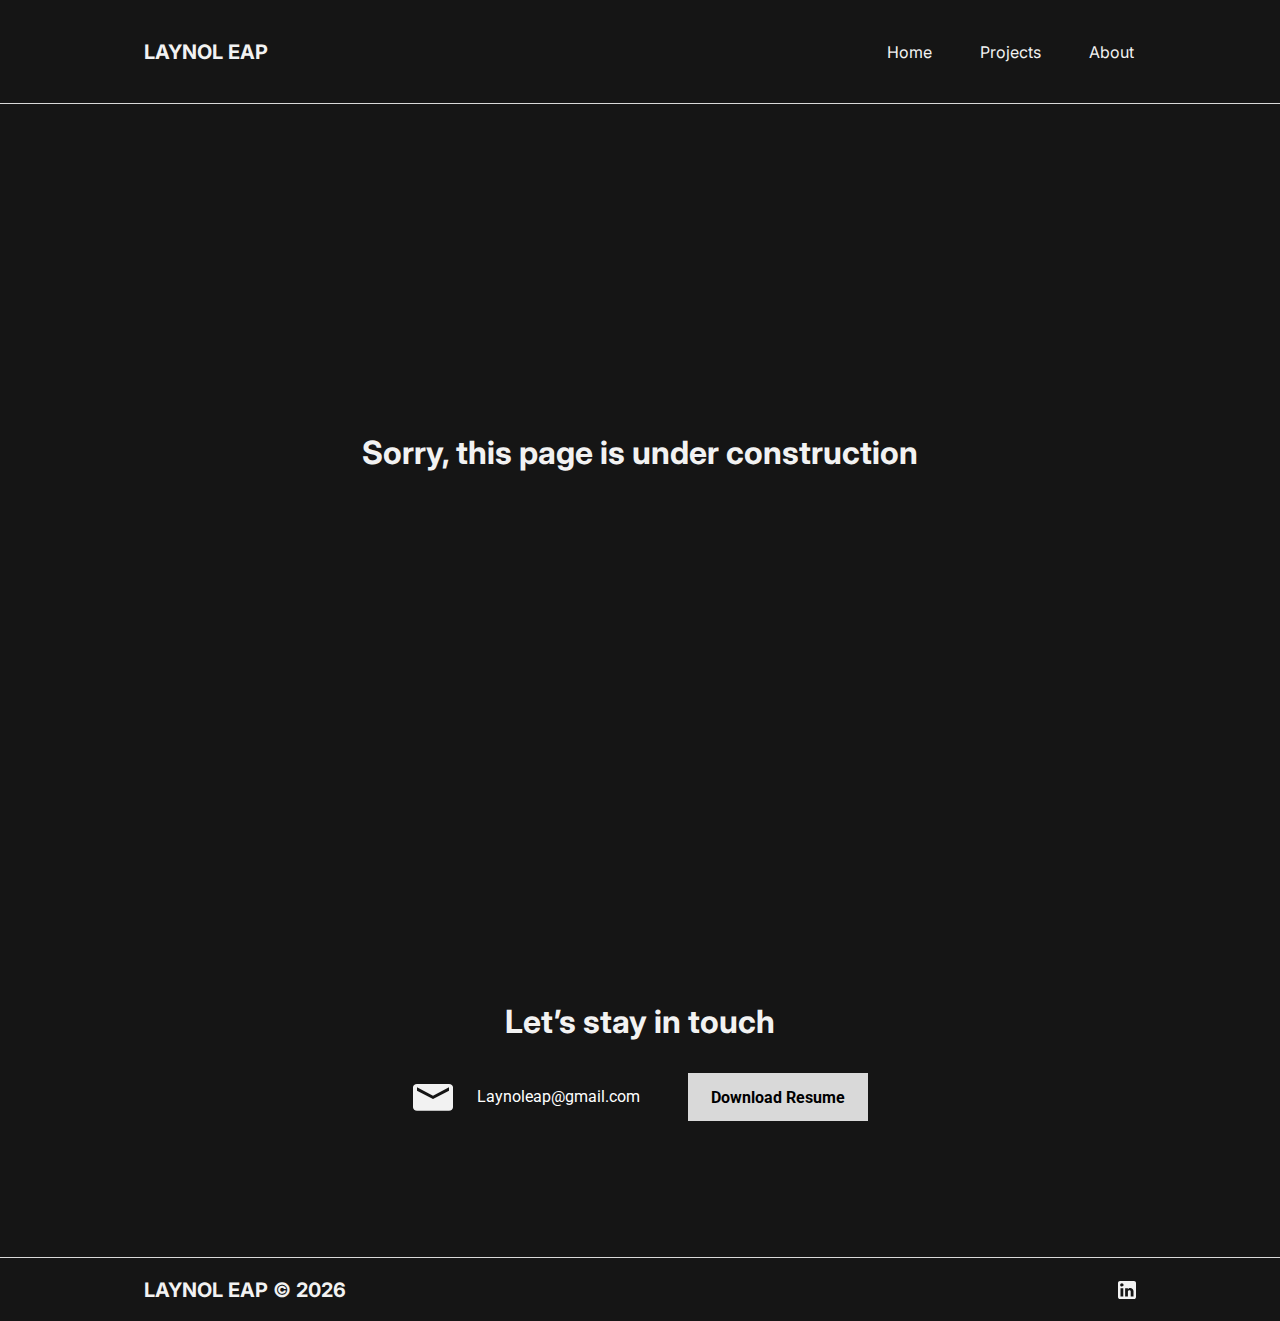
<file: under-construction.html>
<!DOCTYPE html>
<html lang="english">
  <head>
    <script src="customelement.js"></script>
    <title>exported project</title>
    <meta name="viewport" content="width=device-width, initial-scale=1.0" />
    <meta charset="utf-8" />
    <meta property="twitter:card" content="summary_large_image" />

    <style data-tag="reset-style-sheet">
      html {  line-height: 1.15;}body {  margin: 0;}* {  box-sizing: border-box;  border-width: 0;  border-style: solid;}p,li,ul,pre,div,h1,h2,h3,h4,h5,h6,figure,blockquote,figcaption {  margin: 0;  padding: 0;}button {  background-color: transparent;}button,input,optgroup,select,textarea {  font-family: inherit;  font-size: 100%;  line-height: 1.15;  margin: 0;}button,select {  text-transform: none;}button,[type="button"],[type="reset"],[type="submit"] {  -webkit-appearance: button;}button::-moz-focus-inner,[type="button"]::-moz-focus-inner,[type="reset"]::-moz-focus-inner,[type="submit"]::-moz-focus-inner {  border-style: none;  padding: 0;}button:-moz-focus,[type="button"]:-moz-focus,[type="reset"]:-moz-focus,[type="submit"]:-moz-focus {  outline: 1px dotted ButtonText;}a {  color: inherit;  text-decoration: inherit;}input {  padding: 2px 4px;}img {  display: block;}html { scroll-behavior: smooth  }
    </style>
    <style data-tag="default-style-sheet">
      html {
        font-family: Inter;
        font-size: 16px;
      }

      body {
        font-weight: 400;
        font-style:normal;
        text-decoration: none;
        text-transform: none;
        letter-spacing: normal;
        line-height: 1.15;
        color: var(--dl-color-gray-black);
        background-color: var(--dl-color-gray-white);

      }
    </style>
    <link
      rel="stylesheet"
      href="https://fonts.googleapis.com/css2?family=Roboto:ital,wght@0,100;0,300;0,400;0,500;0,700;0,900;1,100;1,300;1,400;1,500;1,700;1,900&amp;display=swap"
      data-tag="font"
    />
    <link
      rel="stylesheet"
      href="https://fonts.googleapis.com/css2?family=Roboto:ital,wght@0,100;0,300;0,400;0,500;0,700;0,900;1,100;1,300;1,400;1,500;1,700;1,900&amp;display=swap"
      data-tag="font"
    />
    <link
      rel="stylesheet"
      href="https://fonts.googleapis.com/css2?family=Inter:wght@100;200;300;400;500;600;700;800;900&amp;display=swap"
      data-tag="font"
    />
    <link
      rel="stylesheet"
      href="https://fonts.googleapis.com/css2?family=Roboto:ital,wght@0,100;0,300;0,400;0,500;0,700;0,900;1,100;1,300;1,400;1,500;1,700;1,900&amp;display=swap"
      data-tag="font"
    />
    <link
      rel="stylesheet"
      href="https://fonts.googleapis.com/css2?family=Roboto:ital,wght@0,100;0,300;0,400;0,500;0,700;0,900;1,100;1,300;1,400;1,500;1,700;1,900&amp;display=swap"
      data-tag="font"
    />
    <link
      rel="stylesheet"
      href="https://fonts.googleapis.com/css2?family=Roboto:ital,wght@0,100;0,300;0,400;0,500;0,700;0,900;1,100;1,300;1,400;1,500;1,700;1,900&amp;display=swap"
      data-tag="font"
    />
    <link
      rel="stylesheet"
      href="https://fonts.googleapis.com/css2?family=Inter:wght@100;200;300;400;500;600;700;800;900&amp;display=swap"
      data-tag="font"
    />
    <link
      rel="stylesheet"
      href="https://fonts.googleapis.com/css2?family=Roboto:ital,wght@0,100;0,300;0,400;0,500;0,700;0,900;1,100;1,300;1,400;1,500;1,700;1,900&amp;display=swap"
      data-tag="font"
    />
    <link
      rel="stylesheet"
      href="https://fonts.googleapis.com/css2?family=Roboto:ital,wght@0,100;0,300;0,400;0,500;0,700;0,900;1,100;1,300;1,400;1,500;1,700;1,900&amp;display=swap"
      data-tag="font"
    />
    <link
      rel="stylesheet"
      href="https://fonts.googleapis.com/css2?family=Roboto:ital,wght@0,100;0,300;0,400;0,500;0,700;0,900;1,100;1,300;1,400;1,500;1,700;1,900&amp;display=swap"
      data-tag="font"
    />
    <link
      rel="stylesheet"
      href="https://fonts.googleapis.com/css2?family=Roboto:ital,wght@0,100;0,300;0,400;0,500;0,700;0,900;1,100;1,300;1,400;1,500;1,700;1,900&amp;display=swap"
      data-tag="font"
    />
    <link
      rel="stylesheet"
      href="https://fonts.googleapis.com/css2?family=Roboto:ital,wght@0,100;0,300;0,400;0,500;0,700;0,900;1,100;1,300;1,400;1,500;1,700;1,900&amp;display=swap"
      data-tag="font"
    />
    <link
      rel="stylesheet"
      href="https://fonts.googleapis.com/css2?family=Inter:wght@100;200;300;400;500;600;700;800;900&amp;display=swap"
      data-tag="font"
    />
    <link
      rel="stylesheet"
      href="https://fonts.googleapis.com/css2?family=Roboto:ital,wght@0,100;0,300;0,400;0,500;0,700;0,900;1,100;1,300;1,400;1,500;1,700;1,900&amp;display=swap"
      data-tag="font"
    />
    <link
      rel="stylesheet"
      href="https://fonts.googleapis.com/css2?family=Roboto:ital,wght@0,100;0,300;0,400;0,500;0,700;0,900;1,100;1,300;1,400;1,500;1,700;1,900&amp;display=swap"
      data-tag="font"
    />
    <link
      rel="stylesheet"
      href="https://fonts.googleapis.com/css2?family=Roboto:ital,wght@0,100;0,300;0,400;0,500;0,700;0,900;1,100;1,300;1,400;1,500;1,700;1,900&amp;display=swap"
      data-tag="font"
    />
    <link
      rel="stylesheet"
      href="https://fonts.googleapis.com/css2?family=Roboto:ital,wght@0,100;0,300;0,400;0,500;0,700;0,900;1,100;1,300;1,400;1,500;1,700;1,900&amp;display=swap"
      data-tag="font"
    />
    <link
      rel="stylesheet"
      href="https://fonts.googleapis.com/css2?family=Roboto:ital,wght@0,100;0,300;0,400;0,500;0,700;0,900;1,100;1,300;1,400;1,500;1,700;1,900&amp;display=swap"
      data-tag="font"
    />
    <link
      rel="stylesheet"
      href="https://fonts.googleapis.com/css2?family=Roboto:ital,wght@0,100;0,300;0,400;0,500;0,700;0,900;1,100;1,300;1,400;1,500;1,700;1,900&amp;display=swap"
      data-tag="font"
    />
    <link
      rel="stylesheet"
      href="https://fonts.googleapis.com/css2?family=Roboto:ital,wght@0,100;0,300;0,400;0,500;0,700;0,900;1,100;1,300;1,400;1,500;1,700;1,900&amp;display=swap"
      data-tag="font"
    />
    <link
      rel="stylesheet"
      href="https://fonts.googleapis.com/css2?family=Roboto:ital,wght@0,100;0,300;0,400;0,500;0,700;0,900;1,100;1,300;1,400;1,500;1,700;1,900&amp;display=swap"
      data-tag="font"
    />
    <link
      rel="stylesheet"
      href="https://fonts.googleapis.com/css2?family=Roboto:ital,wght@0,100;0,300;0,400;0,500;0,700;0,900;1,100;1,300;1,400;1,500;1,700;1,900&amp;display=swap"
      data-tag="font"
    />
  </head>
  <body>
    <link rel="stylesheet" href="./style.css" />
    <div>
      <link href="./under-construction.css" rel="stylesheet" />

      <div class="under-construction-container">
        <div class="under-construction-under-construction">
          <div class="under-construction-group49">
            <img
              alt="Rectangle146010"
              src="public/external/rectangle146010-6y6-200h.png"
              class="under-construction-rectangle14"
            />
          </div>

            <nav>
                <div class="under-construction-container1">
                    <div class="under-construction-frame1">
                    <a href="index.html"><span class="under-construction-text"><span>Home</span></span></a>
                    <a href="projects.html"><span class="under-construction-text02"><span>Projects</span></span></a>
                    <a href="about.html"><span class="under-construction-text04"><span>About</span></span></a>
                    </div>
                    <span class="under-construction-text06">
                    <a href="index.html"><span>LAYNOL EAP</span></a>
                    </span>
                </div>
            </nav>    
                
          <span class="under-construction-text08">
            <span>Sorry, this page is under construction</span>
          </span>
          <span class="under-construction-text10">
            <span>Let’s stay in touch</span>
          </span>
          <div class="under-construction-container2">
            <div class="under-construction-container3">
              <img
                alt="Vector6017"
                src="public/external/vector6017-hnzr.svg"
                class="under-construction-vector"
              />
              <span class="under-construction-text12">
                <span>Laynoleap@gmail.com</span>
              </span>
            </div>
            <div class="under-construction-group14">
              <span class="under-construction-text14">
                <span>Download Resume</span>
              </span>
            </div>
          </div>

        <footer>
                <div class="under-construction-group18"></div>
                <div class="under-construction-container4">
                    <a href="index.html">
                        <span class="under-construction-text16"><span>LAYNOL EAP &copy <x-footeryear></x-footeryear></span></span>
                    </a>
                    <img
                    alt="Vector6018"
                    src="public/external/vector6018-z5to.svg"
                    class="under-construction-vector1"
                    />
                </div>
        </footer>

        </div>
      </div>
    </div>
  </body>
</html>
</file>
<file: style.css>
:root {
  --dl-color-gray-500: #595959;
  --dl-color-gray-700: #999999;
  --dl-color-gray-900: #D9D9D9;
  --dl-size-size-large: 144px;
  --dl-size-size-small: 48px;
  --dl-color-danger-300: #A22020;
  --dl-color-danger-500: #BF2626;
  --dl-color-danger-700: #E14747;
  --dl-color-gray-black: #000000;
  --dl-color-gray-white: #FFFFFF;
  --dl-size-size-medium: 96px;
  --dl-size-size-xlarge: 192px;
  --dl-size-size-xsmall: 16px;
  --dl-space-space-unit: 16px;
  --dl-color-primary-100: #003EB3;
  --dl-color-primary-300: #0074F0;
  --dl-color-primary-500: #14A9FF;
  --dl-color-primary-700: #85DCFF;
  --dl-color-success-300: #199033;
  --dl-color-success-500: #32A94C;
  --dl-color-success-700: #4CC366;
  --dl-size-size-xxlarge: 288px;
  --dl-color-default-blue: rgba(24, 78, 218, 1);
  --dl-color-default-text: rgba(242, 242, 242, 1);
  --dl-size-size-maxwidth: 1400px;
  --dl-radius-radius-round: 50%;
  --dl-color-default-orange: rgba(217, 97, 45, 1);
  --dl-space-space-halfunit: 8px;
  --dl-space-space-sixunits: 96px;
  --dl-space-space-twounits: 32px;
  --dl-radius-radius-radius2: 2px;
  --dl-radius-radius-radius4: 4px;
  --dl-radius-radius-radius8: 8px;
  --dl-space-space-fiveunits: 80px;
  --dl-space-space-fourunits: 64px;
  --dl-space-space-threeunits: 48px;
  --dl-color-default-background: rgba(21, 21, 21, 1);
  --dl-space-space-oneandhalfunits: 24px;
}
.button {
  color: var(--dl-color-gray-black);
  display: inline-block;
  padding: 0.5rem 1rem;
  border-color: var(--dl-color-gray-black);
  border-width: 1px;
  border-radius: 4px;
  background-color: var(--dl-color-gray-white);
}
.input {
  color: var(--dl-color-gray-black);
  cursor: auto;
  padding: 0.5rem 1rem;
  border-color: var(--dl-color-gray-black);
  border-width: 1px;
  border-radius: 4px;
  background-color: var(--dl-color-gray-white);
}
.textarea {
  color: var(--dl-color-gray-black);
  cursor: auto;
  padding: 0.5rem;
  border-color: var(--dl-color-gray-black);
  border-width: 1px;
  border-radius: 4px;
  background-color: var(--dl-color-gray-white);
}
.list {
  width: 100%;
  margin: 1em 0px 1em 0px;
  display: block;
  padding: 0px 0px 0px 1.5rem;
  list-style-type: none;
  list-style-position: outside;
}
.list-item {
  display: list-item;
}
.teleport-show {
  display: flex !important;
  transform: none !important;
}
.Content {
  font-size: 16px;
  font-family: Inter;
  font-weight: 400;
  line-height: 1.15;
  text-transform: none;
  text-decoration: none;
}
.Heading {
  font-size: 32px;
  font-family: Inter;
  font-weight: 700;
  line-height: 1.15;
  text-transform: none;
  text-decoration: none;
}
</file>
<file: index.css>
.home-container {
  width: 100%;
  display: flex;
  overflow: auto;
  min-height: 100vh;
  align-items: center;
  flex-direction: column;
}
.home-container01 {
  width: 100%;
  display: flex;
  align-items: center;
  flex-direction: column;
}
.home-home {
  width: 100%;
  height: 2220px;
  display: flex;
  overflow: hidden;
  position: relative;
  align-items: flex-start;
  flex-shrink: 0;
  background-color: var(--dl-color-default-background);
}
.home-group50 {
  top: 0px;
  left: 0px;
  right: 0px;
  width: 1600px;
  height: 104px;
  margin: auto;
  display: flex;
  position: absolute;
  align-items: flex-start;
  flex-shrink: 1;
  background-color: rgba(21, 21, 21, 1);
}
.home-rectangle14 {
  top: 103px;
  left: 0px;
  right: 0px;
  width: 1600px;
  height: 1px;
  margin: auto;
  position: absolute;
}
.home-container02 {
  top: 91px;
  left: 0px;
  right: 0px;
  width: 921px;
  height: 577px;
  margin: auto;
  display: flex;
  position: absolute;
  align-items: flex-start;
}
.home-group27 {
  top: 252px;
  left: 0px;
  width: 338px;
  height: 169px;
  display: flex;
  position: absolute;
  align-items: flex-start;
  flex-shrink: 1;
}
.home-text {
  color: var(--dl-color-default-text);
  height: auto;
  position: absolute;
  font-size: 64px;
  font-style: Bold;
  text-align: left;
  font-family: Inter;
  font-weight: 700;
  line-height: normal;
  font-stretch: normal;
  text-decoration: none;
}
.home-text02 {
  top: 93px;
  color: rgba(242, 242, 242, 1);
  height: auto;
  position: absolute;
  font-size: 36px;
  font-style: Regular;
  text-align: left;
  font-family: Inter;
  font-weight: 400;
  line-height: normal;
  font-stretch: normal;
  text-decoration: none;
}
.home-rectangle11 {
  top: 161px;
  left: 0px;
  width: 338px;
  height: 8px;
  position: absolute;
}
.home-container03 {
  top: 0px;
  left: 427px;
  width: 494px;
  height: 577px;
  display: flex;
  position: absolute;
  align-items: flex-start;
}
.home-polygon2 {
  top: 102px;
  right: 14px;
  width: 116px;
  height: 164px;
  position: absolute;
}
.home-rectangle10 {
  left: 40px;
  width: 104px;
  bottom: 24px;
  height: 104px;
  position: absolute;
}
.home-polygon1 {
  top: 0px;
  left: 0px;
  width: 197px;
  height: 352px;
  position: absolute;
}
.home-ellipse2 {
  right: 0px;
  width: 176px;
  bottom: 0px;
  height: 176px;
  position: absolute;
}
.home-image33c639f280d84ac39ba2e315aa0e3e2f1105c1 {
  top: 157px;
  left: 72px;
  width: 360px;
  height: 360px;
  position: absolute;
  border-radius: 16px;
}
.home-container04 {
  top: 792px;
  left: 0px;
  right: 0px;
  width: 971.5px;
  height: 270px;
  margin: auto;
  display: flex;
  position: absolute;
  align-items: flex-start;
}
.home-container05 {
  top: 111px;
  left: 28.5px;
  width: 943px;
  height: 159px;
  margin: auto;
  display: flex;
  position: absolute;
  align-items: flex-start;
}
.home-container06 {
  top: 0px;
  left: 0px;
  width: 264px;
  height: 159px;
  display: flex;
  position: absolute;
  align-items: flex-start;
}
.home-container07 {
  top: 0px;
  left: 0px;
  width: 264px;
  height: 159px;
  display: flex;
  position: absolute;
  align-items: flex-start;
}
.home-text04 {
  top: 11px;
  left: 64px;
  color: rgba(242, 242, 242, 1);
  width: 150px;
  height: auto;
  position: absolute;
  font-size: 18px;
  font-style: Bold;
  text-align: left;
  font-family: Inter;
  font-weight: 700;
  line-height: normal;
  font-stretch: normal;
  text-decoration: none;
}
.home-vector {
  top: 0px;
  left: 0px;
  width: 48px;
  height: 39px;
  position: absolute;
}
.home-text06 {
  top: 64px;
  left: 0px;
  color: rgba(255, 255, 255, 1);
  width: 264px;
  height: auto;
  position: absolute;
  font-size: 16px;
  font-style: Regular;
  text-align: left;
  font-family: Roboto;
  font-weight: 400;
  line-height: normal;
  font-stretch: normal;
  text-decoration: none;
}
.home-container08 {
  top: 0px;
  left: 339px;
  width: 265px;
  height: 140px;
  display: flex;
  position: absolute;
  align-items: flex-start;
}
.home-container09 {
  top: 0px;
  left: 0px;
  width: 265px;
  height: 140px;
  display: flex;
  position: absolute;
  align-items: flex-start;
}
.home-text08 {
  top: 64px;
  left: 0px;
  color: rgba(255, 255, 255, 1);
  width: 264px;
  height: auto;
  position: absolute;
  font-size: 16px;
  font-style: Regular;
  text-align: left;
  font-family: Roboto;
  font-weight: 400;
  line-height: normal;
  font-stretch: normal;
  text-decoration: none;
}
.home-text10 {
  top: 8px;
  left: 64px;
  color: rgba(255, 255, 255, 1);
  width: 201px;
  height: auto;
  position: absolute;
  font-size: 18px;
  font-style: Bold;
  text-align: left;
  font-family: Inter;
  font-weight: 700;
  line-height: normal;
  font-stretch: normal;
  text-decoration: none;
}
.home-vector1 {
  top: 0px;
  left: 0px;
  width: 40px;
  height: 38px;
  position: absolute;
}
.home-container10 {
  top: 6px;
  left: 678px;
  width: 265px;
  height: 135px;
  display: flex;
  position: absolute;
  align-items: flex-start;
}
.home-container11 {
  top: 0px;
  left: 0px;
  width: 265px;
  height: 135px;
  display: flex;
  position: absolute;
  align-items: flex-start;
}
.home-text12 {
  top: 59px;
  left: 0px;
  color: rgba(255, 255, 255, 1);
  width: 264px;
  height: auto;
  position: absolute;
  font-size: 16px;
  font-style: Regular;
  text-align: left;
  font-family: Roboto;
  font-weight: 400;
  line-height: normal;
  font-stretch: normal;
  text-decoration: none;
}
.home-text14 {
  top: 3px;
  left: 64px;
  color: rgba(255, 255, 255, 1);
  width: 201px;
  height: auto;
  position: absolute;
  font-size: 18px;
  font-style: Bold;
  text-align: left;
  font-family: Inter;
  font-weight: 700;
  line-height: normal;
  font-stretch: normal;
  text-decoration: none;
}
.home-vector2 {
  top: 0px;
  left: 0px;
  width: 48px;
  height: 29px;
  position: absolute;
}
.home-text16 {
  top: 0px;
  left: -8px;
  color: rgba(242, 242, 242, 1);
  height: auto;
  position: absolute;
  font-size: 32px;
  font-style: Bold;
  text-align: left;
  font-family: Inter;
  font-weight: 700;
  line-height: normal;
  font-stretch: normal;
  text-decoration: none;
}
.home-container12 {
  top: 40px;
  left: 0px;
  right: 0px;
  width: 992px;
  height: 24px;
  margin: auto;
  display: flex;
  position: absolute;
  align-items: flex-start;
}
.home-frame1 {
  gap: 48px;
  top: 2px;
  right: 0px;
  width: 249px;
  display: flex;
  position: absolute;
  align-items: flex-start;
}
.home-text18 {
  color: rgba(242, 242, 242, 1);
  height: auto;
  font-size: 16px;
  font-style: Regular;
  text-align: left;
  font-family: Inter;
  font-weight: 400;
  line-height: normal;
  font-stretch: normal;
  text-decoration: none;
}
.home-text20 {
  color: rgba(242, 242, 242, 1);
  height: auto;
  font-size: 16px;
  font-style: Regular;
  text-align: left;
  font-family: Inter;
  font-weight: 400;
  line-height: normal;
  font-stretch: normal;
  text-decoration: none;
}
.home-text22 {
  color: rgba(242, 242, 242, 1);
  height: auto;
  font-size: 16px;
  font-style: Regular;
  text-align: left;
  font-family: Inter;
  font-weight: 400;
  line-height: normal;
  font-stretch: normal;
  text-decoration: none;
}
.home-text24 {
  top: 0px;
  left: 0px;
  color: rgba(242, 242, 242, 1);
  height: auto;
  position: absolute;
  font-size: 20px;
  font-style: Bold;
  text-align: left;
  font-family: Inter;
  font-weight: 700;
  line-height: normal;
  font-stretch: normal;
  text-decoration: none;
}
.home-container13 {
  top: 1218px;
  left: 0px;
  right: 0px;
  width: 1016px;
  height: 411px;
  margin: auto;
  display: flex;
  position: absolute;
  align-items: flex-start;
}
.home-container14 {
  top: 111px;
  left: 0px;
  right: 0px;
  width: 1016px;
  height: 300px;
  margin: auto;
  display: flex;
  position: absolute;
  align-items: flex-start;
}
.home-group47 {
  top: 0px;
  left: 0px;
  width: 296px;
  height: 300px;
  display: flex;
  position: absolute;
  align-items: flex-start;
  flex-shrink: 1;
}
.home-container15 {
  top: 0px;
  left: 0px;
  width: 296px;
  height: 300px;
  display: flex;
  position: absolute;
  align-items: flex-start;
}
.home-text26 {
  left: 7px;
  color: rgba(255, 255, 255, 1);
  width: 281px;
  bottom: 0px;
  height: auto;
  position: absolute;
  font-size: 16px;
  font-style: Regular;
  text-align: center;
  font-family: Roboto;
  font-weight: 400;
  line-height: normal;
  font-stretch: normal;
  text-decoration: none;
}
.home-text28 {
  left: 0px;
  color: rgba(255, 255, 255, 1);
  width: 296px;
  bottom: 112px;
  height: auto;
  position: absolute;
  font-size: 18px;
  font-style: Bold;
  text-align: center;
  font-family: Inter;
  font-weight: 700;
  line-height: normal;
  font-stretch: normal;
  text-decoration: none;
}
.home-vector3 {
  top: 0px;
  left: 118px;
  width: 60px;
  height: 94px;
  position: absolute;
}
.home-group46 {
  top: 0px;
  left: 360px;
  width: 296px;
  height: 300px;
  display: flex;
  position: absolute;
  align-items: flex-start;
  flex-shrink: 1;
}
.home-container16 {
  top: 0px;
  left: 0px;
  width: 296px;
  height: 300px;
  display: flex;
  position: absolute;
  align-items: flex-start;
}
.home-text30 {
  left: 7px;
  color: rgba(255, 255, 255, 1);
  width: 281px;
  bottom: 0px;
  height: auto;
  position: absolute;
  font-size: 16px;
  font-style: Regular;
  text-align: center;
  font-family: Roboto;
  font-weight: 400;
  line-height: normal;
  font-stretch: normal;
  text-decoration: none;
}
.home-text32 {
  left: 0px;
  color: rgba(255, 255, 255, 1);
  width: 296px;
  bottom: 112px;
  height: auto;
  position: absolute;
  font-size: 18px;
  font-style: Bold;
  text-align: center;
  font-family: Inter;
  font-weight: 700;
  line-height: normal;
  font-stretch: normal;
  text-decoration: none;
}
.home-vector4 {
  top: 0px;
  left: 98px;
  width: 100px;
  height: 95px;
  position: absolute;
}
.home-group45 {
  top: 3.5px;
  right: 0px;
  width: 296px;
  height: 293px;
  display: flex;
  position: absolute;
  align-items: flex-start;
  flex-shrink: 1;
}
.home-container17 {
  top: 0px;
  left: 0px;
  width: 296px;
  height: 293px;
  display: flex;
  position: absolute;
  align-items: flex-start;
}
.home-text34 {
  left: 8px;
  color: rgba(255, 255, 255, 1);
  width: 281px;
  bottom: 0px;
  height: auto;
  position: absolute;
  font-size: 16px;
  font-style: Regular;
  text-align: center;
  font-family: Roboto;
  font-weight: 400;
  line-height: normal;
  font-stretch: normal;
  text-decoration: none;
}
.home-text36 {
  left: 0px;
  color: rgba(255, 255, 255, 1);
  width: 296px;
  bottom: 112px;
  height: auto;
  position: absolute;
  font-size: 18px;
  font-style: Bold;
  text-align: center;
  font-family: Inter;
  font-weight: 700;
  line-height: normal;
  font-stretch: normal;
  text-decoration: none;
}
.home-group43 {
  top: 0px;
  left: 88px;
  width: 120px;
  height: 88.7272720336914px;
  display: flex;
  position: absolute;
  align-items: flex-start;
  flex-shrink: 1;
}
.home-rectangle17 {
  top: 33.454551696777344px;
  left: 18.18181037902832px;
  width: 29px;
  height: 22px;
  position: absolute;
  border-color: rgba(255, 255, 255, 1);
  border-style: solid;
  border-width: 6px;
  border-radius: 2px;
}
.home-rectangle20 {
  top: 66.90910339355469px;
  left: 0px;
  width: 29px;
  height: 22px;
  position: absolute;
  border-color: rgba(255, 255, 255, 1);
  border-style: solid;
  border-width: 6px;
  border-radius: 2px;
}
.home-rectangle21 {
  top: 66.90910339355469px;
  left: 36.36363220214844px;
  width: 29px;
  height: 22px;
  position: absolute;
  border-color: rgba(255, 255, 255, 1);
  border-style: solid;
  border-width: 6px;
  border-radius: 2px;
}
.home-rectangle23 {
  top: 66.90910339355469px;
  left: 90.90907287597656px;
  width: 29px;
  height: 22px;
  position: absolute;
  border-color: rgba(255, 255, 255, 1);
  border-style: solid;
  border-width: 6px;
  border-radius: 2px;
}
.home-rectangle18 {
  top: 33.454551696777344px;
  left: 54.545448303222656px;
  width: 29px;
  height: 22px;
  position: absolute;
  border-color: rgba(255, 255, 255, 1);
  border-style: solid;
  border-width: 6px;
  border-radius: 2px;
}
.home-rectangle22 {
  top: -4.547473508864641e-13px;
  left: 54.545448303222656px;
  width: 29px;
  height: 22px;
  position: absolute;
  border-color: rgba(255, 255, 255, 1);
  border-style: solid;
  border-width: 6px;
  border-radius: 2px;
}
.home-rectangle19 {
  top: 33.454551696777344px;
  left: 90.90907287597656px;
  width: 29px;
  height: 22px;
  position: absolute;
  border-color: rgba(255, 255, 255, 1);
  border-style: solid;
  border-width: 6px;
  border-radius: 2px;
}
.home-vector1 {
  top: 18.90910530090332px;
  left: 69.09090423583984px;
  width: 0px;
  height: 15px;
  position: absolute;
}
.home-vector2 {
  top: 27.636194229125977px;
  left: 32.727272033691406px;
  width: 73px;
  height: 7px;
  position: absolute;
}
.home-vector3 {
  top: 53.09089660644531px;
  left: 13.090907096862793px;
  width: 92px;
  height: 16px;
  position: absolute;
}
.home-text38 {
  top: 0px;
  left: 0px;
  color: rgba(242, 242, 242, 1);
  height: auto;
  position: absolute;
  font-size: 32px;
  font-style: Bold;
  text-align: left;
  font-family: Inter;
  font-weight: 700;
  line-height: normal;
  font-stretch: normal;
  text-decoration: none;
}
.home-text40 {
  top: 1837px;
  left: 0px;
  color: rgba(242, 242, 242, 1);
  right: 0px;
  height: auto;
  margin: auto;
  position: absolute;
  font-size: 32px;
  font-style: Bold;
  text-align: center;
  font-family: Inter;
  font-weight: 700;
  line-height: normal;
  font-stretch: normal;
  text-decoration: none;
}
.home-container18 {
  top: 1908px;
  left: 0px;
  right: 0px;
  width: 455px;
  height: 48px;
  margin: auto;
  display: flex;
  position: absolute;
  align-items: flex-start;
}
.home-vector5 {
  top: 11px;
  left: 0px;
  width: 40px;
  height: 27px;
  position: absolute;
}
.home-text42 {
  top: 14px;
  left: 64px;
  color: rgba(255, 255, 255, 1);
  height: auto;
  position: absolute;
  font-size: 16px;
  font-style: Regular;
  text-align: left;
  font-family: Roboto;
  font-weight: 400;
  line-height: normal;
  font-stretch: normal;
  text-decoration: none;
}
.home-group14 {
  top: 0px;
  right: 0px;
  width: 180px;
  height: 48px;
  display: flex;
  position: absolute;
  align-items: flex-start;
  flex-shrink: 1;
  background-color: rgba(217, 217, 217, 1);
}
.home-text44 {
  top: 15px;
  left: 23px;
  color: rgba(0, 0, 0, 1);
  height: auto;
  position: absolute;
  font-size: 16px;
  font-style: Bold;
  text-align: left;
  font-family: Roboto;
  font-weight: 700;
  line-height: normal;
  font-stretch: normal;
  text-decoration: none;
}
.home-group18 {
  top: 2156px;
  left: 0px;
  right: 0px;
  width: 1600px;
  height: 1px;
  margin: auto;
  display: flex;
  position: absolute;
  align-items: flex-start;
  flex-shrink: 1;
  background-color: rgba(217, 217, 217, 1);
}
.home-container19 {
  top: 2177px;
  left: 0px;
  right: 0px;
  width: 992px;
  height: 24px;
  margin: auto;
  display: flex;
  position: absolute;
  align-items: flex-start;
}
.home-text46 {
  top: 0px;
  left: 0px;
  color: rgba(242, 242, 242, 1);
  height: auto;
  position: absolute;
  font-size: 20px;
  font-style: Bold;
  text-align: left;
  font-family: Inter;
  font-weight: 700;
  line-height: normal;
  font-stretch: normal;
  text-decoration: none;
}
.home-vector6 {
  top: 3px;
  right: 0px;
  width: 18px;
  height: 18px;
  position: absolute;
}
@media(max-width: 1200px) {
  .home-group50 {
    width: 1200px;
  }
  .home-rectangle14 {
    left: 0px;
    right: 0px;
    width: 1200px;
    margin: auto;
  }
  .home-container04 {
    left: 0px;
    right: 0px;
    margin: auto;
  }
  .home-text16 {
    left: -8px;
  }
  .home-container13 {
    left: 0px;
    right: 0px;
    margin: auto;
  }
  .home-text38 {
    left: 0px;
  }
  .home-group18 {
    left: 0px;
    right: 0px;
    width: 1200px;
    margin: auto;
  }
}
</file>
<file: about.css>
.about-container {
  width: 100%;
  display: flex;
  overflow: auto;
  min-height: 100vh;
  align-items: center;
  flex-direction: column;
}
.about-about {
  width: 100%;
  height: 2588px;
  display: flex;
  overflow: hidden;
  position: relative;
  align-items: flex-start;
  flex-shrink: 0;
  background-color: var(--dl-color-default-background);
}
.about-group51 {
  top: 0px;
  left: 0px;
  right: 0px;
  width: 1600px;
  height: 104px;
  margin: auto;
  display: flex;
  position: absolute;
  align-items: flex-start;
  flex-shrink: 1;
  background-color: rgba(21, 21, 21, 1);
}
.about-rectangle14 {
  top: 103px;
  left: 0px;
  width: 1600px;
  height: 1px;
  position: absolute;
}
.about-container01 {
  top: 905px;
  left: 0px;
  right: 0px;
  width: 1095px;
  height: 527px;
  margin: auto;
  display: flex;
  position: absolute;
  align-items: flex-start;
}
.about-container02 {
  top: 0px;
  left: 519px;
  width: 576px;
  height: 527px;
  display: flex;
  position: absolute;
  align-items: flex-start;
}
.about-polygon3 {
  left: 0px;
  width: 232px;
  bottom: 0px;
  height: 168px;
  position: absolute;
}
.about-polygon4 {
  top: 0px;
  right: 0px;
  width: 232px;
  height: 168px;
  position: absolute;
}
.about-image0dd11683fe7f4f10bf3fce659adf80aa1105c1 {
  top: 63px;
  left: 75px;
  width: 400px;
  height: 400px;
  position: absolute;
  border-radius: 16px;
}
.about-group29 {
  top: 124px;
  left: 0px;
  width: 484px;
  height: 246px;
  display: flex;
  position: absolute;
  align-items: flex-start;
  flex-shrink: 1;
}
.about-text {
  top: 86px;
  color: rgba(255, 255, 255, 1);
  width: 484px;
  height: auto;
  position: absolute;
  font-size: 16px;
  font-style: Regular;
  text-align: left;
  font-family: Roboto;
  font-weight: 400;
  line-height: normal;
  font-stretch: normal;
  text-decoration: none;
}
.about-text07 {
  color: var(--dl-color-default-text);
  width: 376px;
  height: auto;
  position: absolute;
  font-size: 32px;
  font-style: Bold;
  text-align: left;
  font-family: Inter;
  font-weight: 700;
  line-height: normal;
  font-stretch: normal;
  text-decoration: none;
}
.about-container03 {
  top: 1464px;
  left: 0px;
  right: 0px;
  width: 1066px;
  height: 571px;
  margin: auto;
  display: flex;
  position: absolute;
  align-items: flex-start;
}
.about-container04 {
  top: 0px;
  left: 0px;
  width: 549px;
  height: 571px;
  display: flex;
  position: absolute;
  align-items: flex-start;
}
.about-polygon5 {
  top: 0px;
  left: 0px;
  width: 215px;
  height: 220px;
  position: absolute;
}
.about-polygon6 {
  right: 0px;
  width: 183px;
  bottom: 0px;
  height: 208px;
  position: absolute;
}
.about-d74bbcc67eb14b88add717d3e99b43ac1105c1 {
  top: 104px;
  left: 73px;
  width: 400px;
  height: 400px;
  position: absolute;
  border-radius: 16px;
}
.about-group30 {
  top: 219px;
  right: 0px;
  width: 484px;
  height: 123px;
  display: flex;
  position: absolute;
  align-items: flex-start;
  flex-shrink: 1;
}
.about-text09 {
  top: 47px;
  color: rgba(255, 255, 255, 1);
  width: 484px;
  height: auto;
  position: absolute;
  font-size: 16px;
  font-style: Regular;
  text-align: left;
  font-family: Roboto;
  font-weight: 400;
  line-height: normal;
  font-stretch: normal;
  text-decoration: none;
}
.about-text11 {
  color: var(--dl-color-default-text);
  width: 376px;
  height: auto;
  position: absolute;
  font-size: 32px;
  font-style: Bold;
  text-align: left;
  font-family: Inter;
  font-weight: 700;
  line-height: normal;
  font-stretch: normal;
  text-decoration: none;
}
.about-container05 {
  top: 208px;
  left: 284px;
  width: 1032px;
  height: 607px;
  display: flex;
  position: absolute;
  align-items: flex-start;
}
.about-container06 {
  top: 120px;
  left: 0px;
  width: 1032px;
  height: 487px;
  display: flex;
  position: absolute;
  align-items: flex-start;
}
.about-container07 {
  top: 0px;
  left: 0px;
  width: 494px;
  height: 487px;
  display: flex;
  position: absolute;
  align-items: flex-start;
}
.about-ellipse2 {
  right: 0px;
  width: 176px;
  bottom: 0px;
  height: 176px;
  position: absolute;
}
.about-ellipse3 {
  top: 0px;
  left: 0px;
  width: 176px;
  height: 176px;
  position: absolute;
}
.about-ca51f8b5c8bb4f4781c6cc6997cf4ce61105c1 {
  top: 40px;
  left: 39px;
  width: 400px;
  height: 400px;
  position: absolute;
  border-radius: 16px;
}
.about-container08 {
  top: 178px;
  right: 0px;
  width: 484px;
  height: 123px;
  display: flex;
  position: absolute;
  align-items: flex-start;
}
.about-text13 {
  top: 47px;
  left: 0px;
  color: rgba(255, 255, 255, 1);
  width: 484px;
  height: auto;
  position: absolute;
  font-size: 16px;
  font-style: Regular;
  text-align: left;
  font-family: Roboto;
  font-weight: 400;
  line-height: normal;
  font-stretch: normal;
  text-decoration: none;
}
.about-text15 {
  top: 0px;
  left: 0px;
  color: var(--dl-color-default-text);
  height: auto;
  position: absolute;
  font-size: 32px;
  font-style: Bold;
  text-align: left;
  font-family: Inter;
  font-weight: 700;
  line-height: normal;
  font-stretch: normal;
  text-decoration: none;
}
.about-container09 {
  top: 0px;
  left: 16px;
  width: 128px;
  height: 72px;
  display: flex;
  position: absolute;
  align-items: flex-start;
}
.about-text17 {
  top: 0px;
  left: 0px;
  color: var(--dl-color-default-text);
  height: auto;
  position: absolute;
  font-size: 40px;
  font-style: Bold;
  text-align: left;
  font-family: Inter;
  font-weight: 700;
  line-height: normal;
  font-stretch: normal;
  text-decoration: none;
}
.about-rectangle11 {
  left: 0px;
  width: 128px;
  bottom: 0px;
  height: 8px;
  position: absolute;
}
.about-container10 {
  top: 40px;
  left: 0px;
  right: 0px;
  width: 992px;
  height: 24px;
  margin: auto;
  display: flex;
  position: absolute;
  align-items: flex-start;
}
.about-frame1 {
  gap: 48px;
  top: 2px;
  right: 0px;
  width: 249px;
  display: flex;
  position: absolute;
  align-items: flex-start;
}
.about-text19 {
  color: rgba(242, 242, 242, 1);
  height: auto;
  font-size: 16px;
  font-style: Regular;
  text-align: left;
  font-family: Inter;
  font-weight: 400;
  line-height: normal;
  font-stretch: normal;
  text-decoration: none;
}
.about-text21 {
  color: rgba(242, 242, 242, 1);
  height: auto;
  font-size: 16px;
  font-style: Regular;
  text-align: left;
  font-family: Inter;
  font-weight: 400;
  line-height: normal;
  font-stretch: normal;
  text-decoration: none;
}
.about-text23 {
  color: rgba(242, 242, 242, 1);
  height: auto;
  font-size: 16px;
  font-style: Regular;
  text-align: left;
  font-family: Inter;
  font-weight: 400;
  line-height: normal;
  font-stretch: normal;
  text-decoration: none;
}
.about-text25 {
  top: 0px;
  left: 0px;
  color: rgba(242, 242, 242, 1);
  height: auto;
  position: absolute;
  font-size: 20px;
  font-style: Bold;
  text-align: left;
  font-family: Inter;
  font-weight: 700;
  line-height: normal;
  font-stretch: normal;
  text-decoration: none;
}
.about-group18 {
  top: 2524px;
  left: 0px;
  right: 0px;
  width: 1600px;
  height: 1px;
  margin: auto;
  display: flex;
  position: absolute;
  align-items: flex-start;
  flex-shrink: 1;
  background-color: rgba(217, 217, 217, 1);
}
.about-container11 {
  top: 2545px;
  left: 0px;
  right: 0px;
  width: 992px;
  height: 24px;
  margin: auto;
  display: flex;
  position: absolute;
  align-items: flex-start;
}
.about-text27 {
  top: 0px;
  left: 0px;
  color: rgba(242, 242, 242, 1);
  height: auto;
  position: absolute;
  font-size: 20px;
  font-style: Bold;
  text-align: left;
  font-family: Inter;
  font-weight: 700;
  line-height: normal;
  font-stretch: normal;
  text-decoration: none;
}
.about-vector {
  top: 3px;
  right: 0px;
  width: 18px;
  height: 18px;
  position: absolute;
}
.about-text29 {
  top: 2205px;
  left: 0px;
  color: rgba(242, 242, 242, 1);
  right: 0px;
  height: auto;
  margin: auto;
  position: absolute;
  font-size: 32px;
  font-style: Bold;
  text-align: center;
  font-family: Inter;
  font-weight: 700;
  line-height: normal;
  font-stretch: normal;
  text-decoration: none;
}
.about-container12 {
  top: 2276px;
  left: 0px;
  right: 0px;
  width: 455px;
  height: 48px;
  margin: auto;
  display: flex;
  position: absolute;
  align-items: flex-start;
}
.about-container13 {
  top: 11px;
  left: 0px;
  width: 226.328125px;
  height: 27px;
  display: flex;
  position: absolute;
  align-items: flex-start;
}
.about-vector1 {
  top: 0px;
  left: 0px;
  width: 40px;
  height: 27px;
  position: absolute;
}
.about-text31 {
  top: 3px;
  left: 64px;
  color: rgba(255, 255, 255, 1);
  height: auto;
  position: absolute;
  font-size: 16px;
  font-style: Regular;
  text-align: left;
  font-family: Roboto;
  font-weight: 400;
  line-height: normal;
  font-stretch: normal;
  text-decoration: none;
}
.about-group14 {
  top: 0px;
  right: 0px;
  width: 180px;
  height: 48px;
  display: flex;
  position: absolute;
  align-items: flex-start;
  flex-shrink: 1;
  background-color: rgba(217, 217, 217, 1);
}
.about-text33 {
  top: 15px;
  left: 23px;
  color: rgba(0, 0, 0, 1);
  height: auto;
  position: absolute;
  font-size: 16px;
  font-style: Bold;
  text-align: left;
  font-family: Roboto;
  font-weight: 700;
  line-height: normal;
  font-stretch: normal;
  text-decoration: none;
}
@media(max-width: 1200px) {
  .about-group51 {
    width: 1200px;
  }
  .about-rectangle14 {
    left: 0px;
    right: 0px;
    width: 1200px;
    margin: auto;
  }
  .about-container05 {
    left: 0px;
    right: 0px;
    margin: auto;
  }
  .about-group18 {
    left: 0px;
    right: 0px;
    width: 1200px;
    margin: auto;
  }
}
</file>
<file: projects.css>
.projects-container {
  width: 100%;
  display: flex;
  overflow: auto;
  min-height: 100vh;
  align-items: center;
  flex-direction: column;
}
.projects-projects {
  width: 100%;
  height: 1784px;
  display: flex;
  overflow: hidden;
  position: relative;
  align-items: flex-start;
  flex-shrink: 0;
  background-color: var(--dl-color-default-background);
}
.projects-group48 {
  top: 0px;
  left: 0px;
  right: 0px;
  width: 1600px;
  height: 104px;
  margin: auto;
  display: flex;
  position: absolute;
  align-items: flex-start;
  flex-shrink: 1;
  background-color: rgba(21, 21, 21, 1);
}
.projects-rectangle14 {
  top: 103px;
  left: 0px;
  right: 0px;
  width: 1600px;
  height: 1px;
  margin: auto;
  position: absolute;
}
.projects-container1 {
  top: 40px;
  left: 0px;
  right: 0px;
  width: 992px;
  height: 24px;
  margin: auto;
  display: flex;
  position: absolute;
  align-items: flex-start;
}
.projects-frame1 {
  gap: 48px;
  top: 2px;
  right: 0px;
  width: 249px;
  display: flex;
  position: absolute;
  align-items: flex-start;
}
.projects-text {
  color: rgba(242, 242, 242, 1);
  height: auto;
  font-size: 16px;
  font-style: Regular;
  text-align: left;
  font-family: Inter;
  font-weight: 400;
  line-height: normal;
  font-stretch: normal;
  text-decoration: none;
}
.projects-text02 {
  color: rgba(242, 242, 242, 1);
  height: auto;
  font-size: 16px;
  font-style: Regular;
  text-align: left;
  font-family: Inter;
  font-weight: 400;
  line-height: normal;
  font-stretch: normal;
  text-decoration: none;
}
.projects-text04 {
  color: rgba(242, 242, 242, 1);
  height: auto;
  font-size: 16px;
  font-style: Regular;
  text-align: left;
  font-family: Inter;
  font-weight: 400;
  line-height: normal;
  font-stretch: normal;
  text-decoration: none;
}
.projects-text06 {
  top: 0px;
  left: 0px;
  color: rgba(242, 242, 242, 1);
  height: auto;
  position: absolute;
  font-size: 20px;
  font-style: Bold;
  text-align: left;
  font-family: Inter;
  font-weight: 700;
  line-height: normal;
  font-stretch: normal;
  text-decoration: none;
}
.projects-group18 {
  top: 1720px;
  left: 0px;
  right: 0px;
  width: 1600px;
  height: 1px;
  margin: auto;
  display: flex;
  position: absolute;
  align-items: flex-start;
  flex-shrink: 1;
  background-color: rgba(217, 217, 217, 1);
}
.projects-container2 {
  top: 1741px;
  left: 0px;
  right: 0px;
  width: 992px;
  height: 24px;
  margin: auto;
  display: flex;
  position: absolute;
  align-items: flex-start;
}
.projects-text08 {
  top: 0px;
  left: 0px;
  color: rgba(242, 242, 242, 1);
  height: auto;
  position: absolute;
  font-size: 20px;
  font-style: Bold;
  text-align: left;
  font-family: Inter;
  font-weight: 700;
  line-height: normal;
  font-stretch: normal;
  text-decoration: none;
}
.projects-vector {
  top: 3px;
  right: 0px;
  width: 18px;
  height: 18px;
  position: absolute;
}
.projects-container3 {
  top: 208px;
  left: 0px;
  right: 0px;
  width: 934px;
  height: 679px;
  margin: auto;
  display: flex;
  position: absolute;
  align-items: flex-start;
}
.projects-group24 {
  top: 0px;
  left: 0px;
  width: 168px;
  height: 72px;
  display: flex;
  position: absolute;
  align-items: flex-start;
  flex-shrink: 1;
}
.projects-text10 {
  color: var(--dl-color-default-text);
  height: auto;
  position: absolute;
  font-size: 40px;
  font-style: Bold;
  text-align: left;
  font-family: Inter;
  font-weight: 700;
  line-height: normal;
  font-stretch: normal;
  text-decoration: none;
}
.projects-rectangle11 {
  top: 64px;
  left: 0px;
  width: 168px;
  height: 8px;
  position: absolute;
}
.projects-container4 {
  top: 160px;
  left: 66px;
  width: 868px;
  height: 519px;
  margin: auto;
  display: flex;
  position: absolute;
  align-items: flex-start;
}
.projects-homepage-mockup1 {
  top: 0px;
  left: 0px;
  width: 240px;
  height: 519px;
  position: absolute;
}
.projects-group23 {
  top: 183px;
  left: 388px;
  width: 480px;
  height: 153px;
  display: flex;
  position: absolute;
  align-items: flex-start;
  flex-shrink: 1;
}
.projects-text12 {
  color: var(--dl-color-default-text);
  height: auto;
  position: absolute;
  font-size: 32px;
  font-style: Bold;
  text-align: left;
  font-family: Inter;
  font-weight: 700;
  line-height: normal;
  font-stretch: normal;
  text-decoration: none;
}
.projects-text14 {
  top: 47px;
  color: rgba(255, 255, 255, 1);
  width: 480px;
  height: auto;
  position: absolute;
  font-size: 16px;
  font-style: Regular;
  text-align: left;
  font-family: Roboto;
  font-weight: 400;
  line-height: normal;
  font-stretch: normal;
  text-decoration: none;
}
.projects-group22 {
  top: 113px;
  left: 0px;
  width: 117px;
  height: 40px;
  display: flex;
  position: absolute;
  align-items: flex-start;
  flex-shrink: 1;
  background-color: rgba(242, 242, 242, 1);
}
.projects-text16 {
  top: 10px;
  left: 22px;
  color: var(--dl-color-default-background);
  height: auto;
  position: absolute;
  font-size: 16px;
  font-style: Bold;
  text-align: left;
  font-family: Roboto;
  font-weight: 700;
  line-height: normal;
  font-stretch: normal;
  text-decoration: none;
}
.projects-text18 {
  top: 1104px;
  left: 0px;
  color: var(--dl-color-default-text);
  right: 0px;
  height: auto;
  margin: auto;
  position: absolute;
  font-size: 24px;
  font-style: Regular;
  text-align: center;
  font-family: Inter;
  font-weight: 400;
  line-height: normal;
  font-stretch: normal;
  text-decoration: none;
}
.projects-text20 {
  top: 1465px;
  left: 0px;
  color: rgba(242, 242, 242, 1);
  right: 0px;
  height: auto;
  margin: auto;
  position: absolute;
  font-size: 32px;
  font-style: Bold;
  text-align: center;
  font-family: Inter;
  font-weight: 700;
  line-height: normal;
  font-stretch: normal;
  text-decoration: none;
}
.projects-container5 {
  top: 1536px;
  left: 0px;
  right: 0px;
  width: 455px;
  height: 48px;
  margin: auto;
  display: flex;
  position: absolute;
  align-items: flex-start;
}
.projects-container6 {
  top: 11px;
  left: 0px;
  width: 226.328125px;
  height: 27px;
  display: flex;
  position: absolute;
  align-items: flex-start;
}
.projects-vector1 {
  top: 0px;
  left: 0px;
  width: 40px;
  height: 27px;
  position: absolute;
}
.projects-text22 {
  top: 3px;
  left: 64px;
  color: rgba(255, 255, 255, 1);
  height: auto;
  position: absolute;
  font-size: 16px;
  font-style: Regular;
  text-align: left;
  font-family: Roboto;
  font-weight: 400;
  line-height: normal;
  font-stretch: normal;
  text-decoration: none;
}
.projects-group14 {
  top: 0px;
  right: 0px;
  width: 180px;
  height: 48px;
  display: flex;
  position: absolute;
  align-items: flex-start;
  flex-shrink: 1;
  background-color: rgba(217, 217, 217, 1);
}
.projects-text24 {
  top: 15px;
  left: 23px;
  color: rgba(0, 0, 0, 1);
  height: auto;
  position: absolute;
  font-size: 16px;
  font-style: Bold;
  text-align: left;
  font-family: Roboto;
  font-weight: 700;
  line-height: normal;
  font-stretch: normal;
  text-decoration: none;
}
@media(max-width: 1200px) {
  .projects-group48 {
    width: 1200px;
  }
  .projects-rectangle14 {
    left: 0px;
    right: 0px;
    width: 1200px;
    margin: auto;
  }
  .projects-group18 {
    left: 0px;
    right: 0px;
    width: 1200px;
    margin: auto;
  }
  .projects-container3 {
    left: 0px;
    right: 0px;
    margin: auto;
  }
  .projects-group24 {
    top: 0px;
    left: 0px;
  }
}
</file>
<file: under-construction.css>
.under-construction-container {
  width: 100%;
  display: flex;
  overflow: auto;
  min-height: 100vh;
  align-items: center;
  flex-direction: column;
}
.under-construction-under-construction {
  width: 100%;
  height: 1321px;
  display: flex;
  overflow: hidden;
  position: relative;
  align-items: flex-start;
  flex-shrink: 0;
  background-color: var(--dl-color-default-background);
}
.under-construction-group49 {
  top: 0px;
  left: 0px;
  right: 0px;
  width: 1600px;
  height: 104px;
  margin: auto;
  display: flex;
  position: absolute;
  align-items: flex-start;
  flex-shrink: 1;
  background-color: rgba(21, 21, 21, 1);
}
.under-construction-rectangle14 {
  top: 103px;
  left: 0px;
  right: 0px;
  width: 1600px;
  height: 1px;
  margin: auto;
  position: absolute;
}
.under-construction-container1 {
  top: 40px;
  left: 0px;
  right: 0px;
  width: 992px;
  height: 24px;
  margin: auto;
  display: flex;
  position: absolute;
  align-items: flex-start;
}
.under-construction-frame1 {
  gap: 48px;
  top: 2px;
  right: 0px;
  width: 249px;
  display: flex;
  position: absolute;
  align-items: flex-start;
}
.under-construction-text {
  color: rgba(242, 242, 242, 1);
  height: auto;
  font-size: 16px;
  font-style: Regular;
  text-align: left;
  font-family: Inter;
  font-weight: 400;
  line-height: normal;
  font-stretch: normal;
  text-decoration: none;
}
.under-construction-text02 {
  color: rgba(242, 242, 242, 1);
  height: auto;
  font-size: 16px;
  font-style: Regular;
  text-align: left;
  font-family: Inter;
  font-weight: 400;
  line-height: normal;
  font-stretch: normal;
  text-decoration: none;
}
.under-construction-text04 {
  color: rgba(242, 242, 242, 1);
  height: auto;
  font-size: 16px;
  font-style: Regular;
  text-align: left;
  font-family: Inter;
  font-weight: 400;
  line-height: normal;
  font-stretch: normal;
  text-decoration: none;
}
.under-construction-text06 {
  top: 0px;
  left: 0px;
  color: rgba(242, 242, 242, 1);
  height: auto;
  position: absolute;
  font-size: 20px;
  font-style: Bold;
  text-align: left;
  font-family: Inter;
  font-weight: 700;
  line-height: normal;
  font-stretch: normal;
  text-decoration: none;
}
.under-construction-text08 {
  top: 433px;
  left: 0px;
  color: var(--dl-color-default-text);
  right: 0px;
  height: auto;
  margin: auto;
  position: absolute;
  font-size: 32px;
  font-style: Bold;
  text-align: center;
  font-family: Inter;
  font-weight: 700;
  line-height: normal;
  font-stretch: normal;
  text-decoration: none;
}
.under-construction-text10 {
  top: 1002px;
  left: 0px;
  color: rgba(242, 242, 242, 1);
  right: 0px;
  height: auto;
  margin: auto;
  position: absolute;
  font-size: 32px;
  font-style: Bold;
  text-align: center;
  font-family: Inter;
  font-weight: 700;
  line-height: normal;
  font-stretch: normal;
  text-decoration: none;
}
.under-construction-container2 {
  top: 1073px;
  left: 0px;
  right: 0px;
  width: 455px;
  height: 48px;
  margin: auto;
  display: flex;
  position: absolute;
  align-items: flex-start;
}
.under-construction-container3 {
  top: 11px;
  left: 0px;
  width: 226.328125px;
  height: 27px;
  display: flex;
  position: absolute;
  align-items: flex-start;
}
.under-construction-vector {
  top: 0px;
  left: 0px;
  width: 40px;
  height: 27px;
  position: absolute;
}
.under-construction-text12 {
  top: 3px;
  left: 64px;
  color: rgba(255, 255, 255, 1);
  height: auto;
  position: absolute;
  font-size: 16px;
  font-style: Regular;
  text-align: left;
  font-family: Roboto;
  font-weight: 400;
  line-height: normal;
  font-stretch: normal;
  text-decoration: none;
}
.under-construction-group14 {
  top: 0px;
  right: 0px;
  width: 180px;
  height: 48px;
  display: flex;
  position: absolute;
  align-items: flex-start;
  flex-shrink: 1;
  background-color: rgba(217, 217, 217, 1);
}
.under-construction-text14 {
  top: 15px;
  left: 23px;
  color: rgba(0, 0, 0, 1);
  height: auto;
  position: absolute;
  font-size: 16px;
  font-style: Bold;
  text-align: left;
  font-family: Roboto;
  font-weight: 700;
  line-height: normal;
  font-stretch: normal;
  text-decoration: none;
}
.under-construction-group18 {
  top: 1257px;
  left: 0px;
  right: 0px;
  width: 1600px;
  height: 1px;
  margin: auto;
  display: flex;
  position: absolute;
  align-items: flex-start;
  flex-shrink: 1;
  background-color: rgba(217, 217, 217, 1);
}
.under-construction-container4 {
  top: 1278px;
  left: 0px;
  right: 0px;
  width: 992px;
  height: 24px;
  margin: auto;
  display: flex;
  position: absolute;
  align-items: flex-start;
}
.under-construction-text16 {
  top: 0px;
  left: 0px;
  color: rgba(242, 242, 242, 1);
  height: auto;
  position: absolute;
  font-size: 20px;
  font-style: Bold;
  text-align: left;
  font-family: Inter;
  font-weight: 700;
  line-height: normal;
  font-stretch: normal;
  text-decoration: none;
}
.under-construction-vector1 {
  top: 3px;
  right: 0px;
  width: 18px;
  height: 18px;
  position: absolute;
}
@media(max-width: 1200px) {
  .under-construction-group49 {
    width: 1200px;
  }
  .under-construction-rectangle14 {
    left: 0px;
    right: 0px;
    width: 1200px;
    margin: auto;
  }
  .under-construction-group18 {
    left: 0px;
    right: 0px;
    width: 1200px;
    margin: auto;
  }
}
</file>
